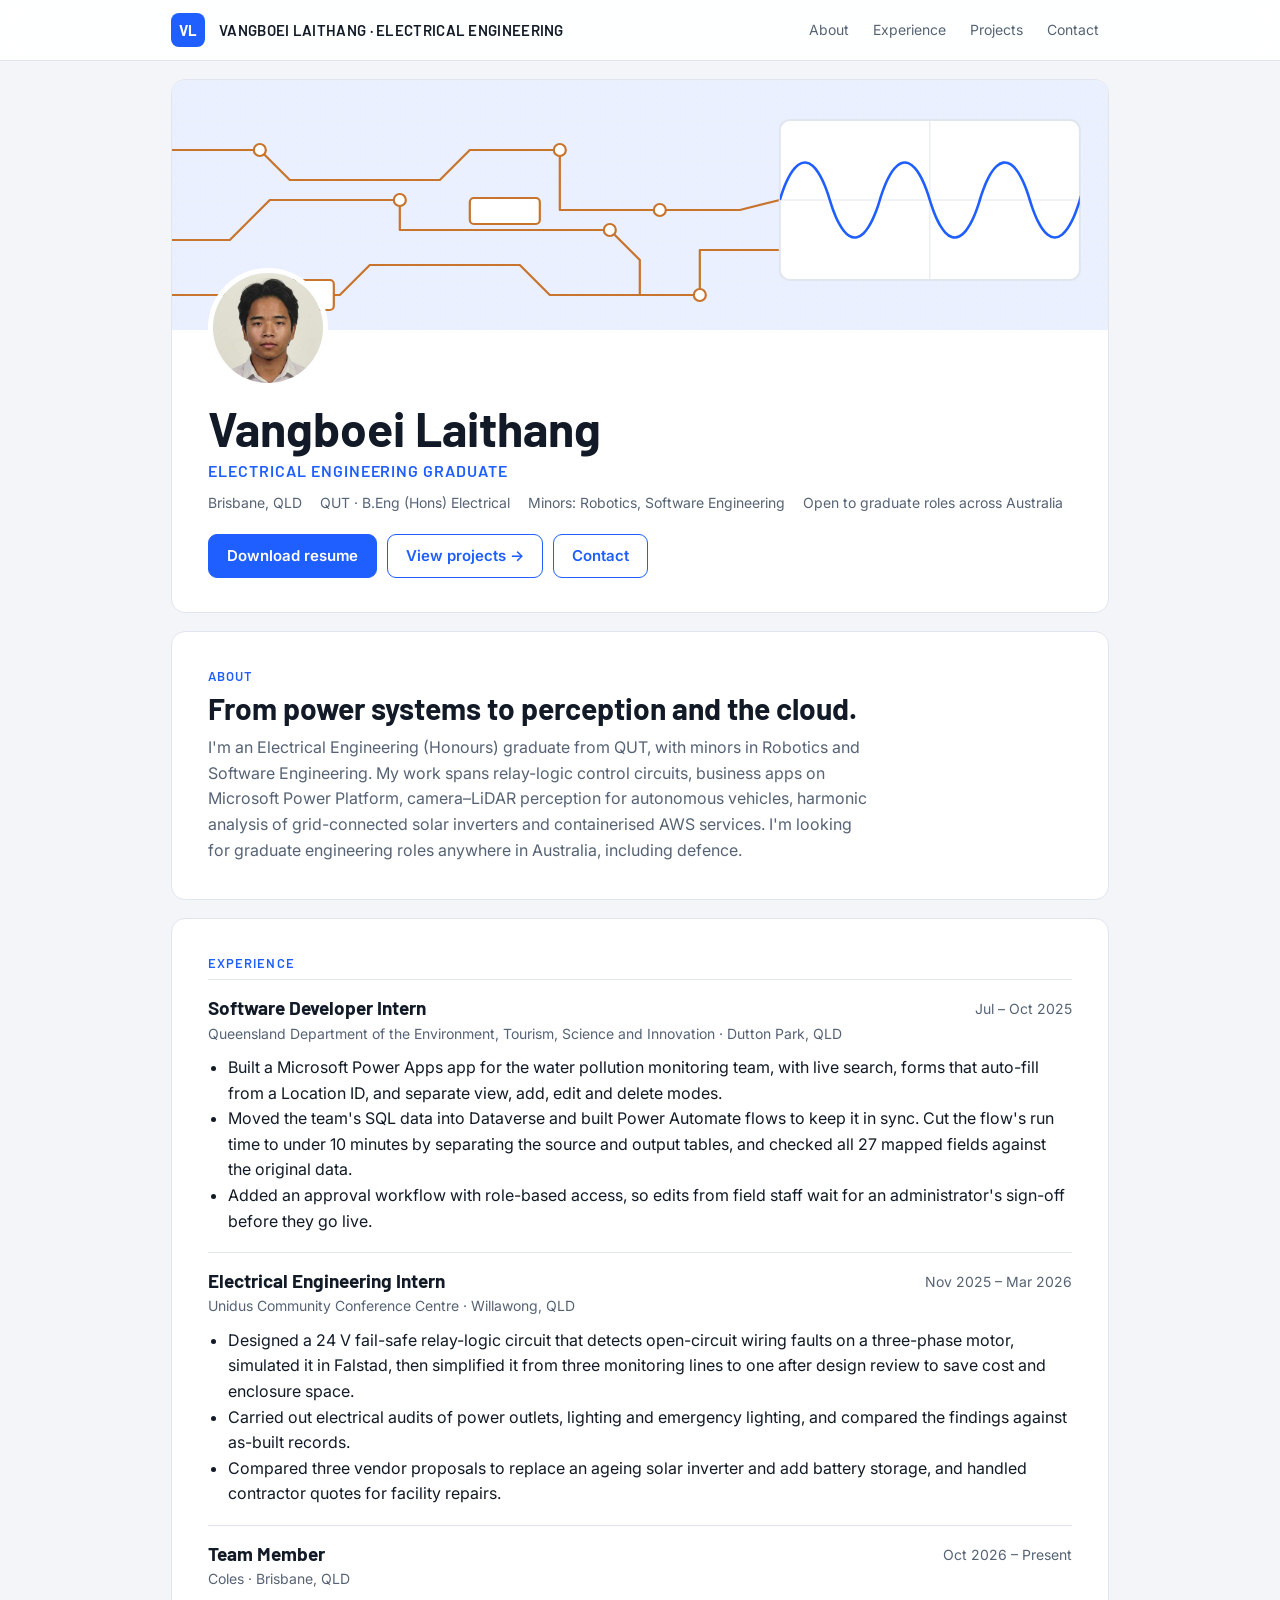
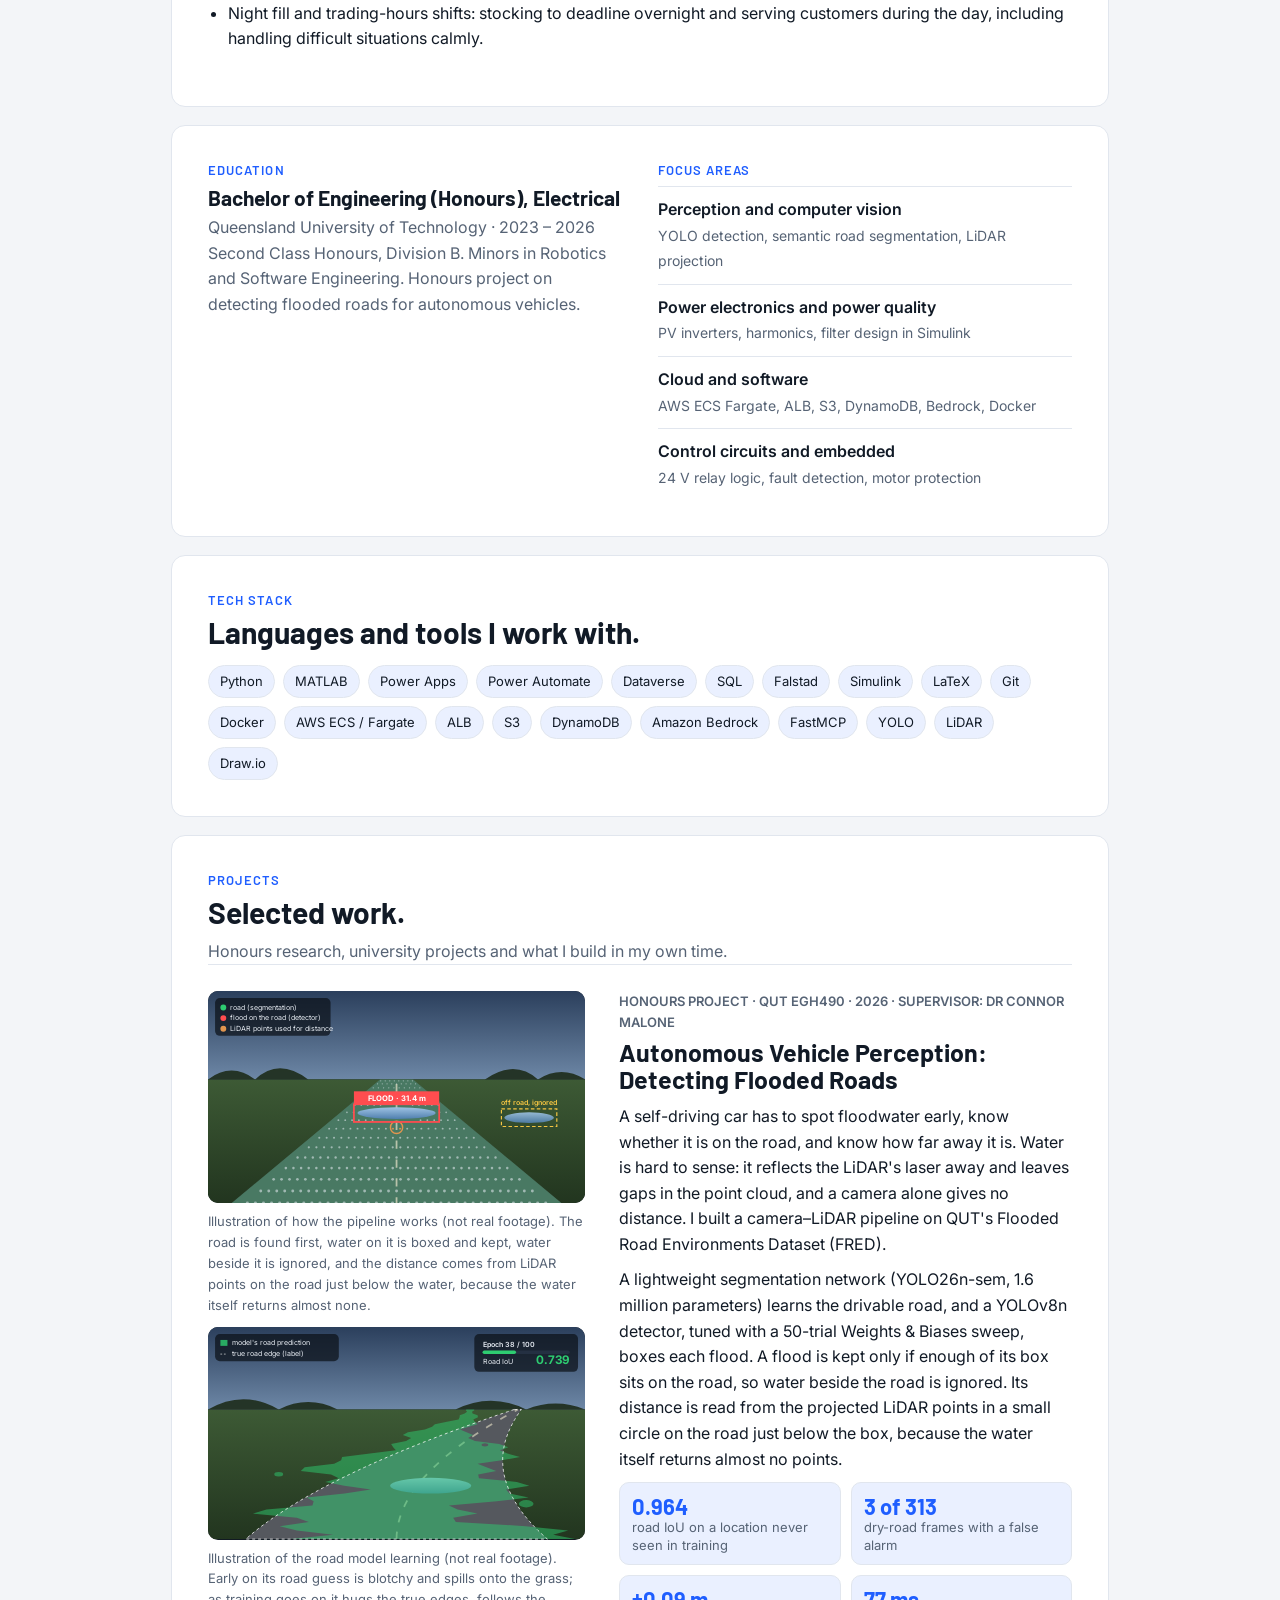
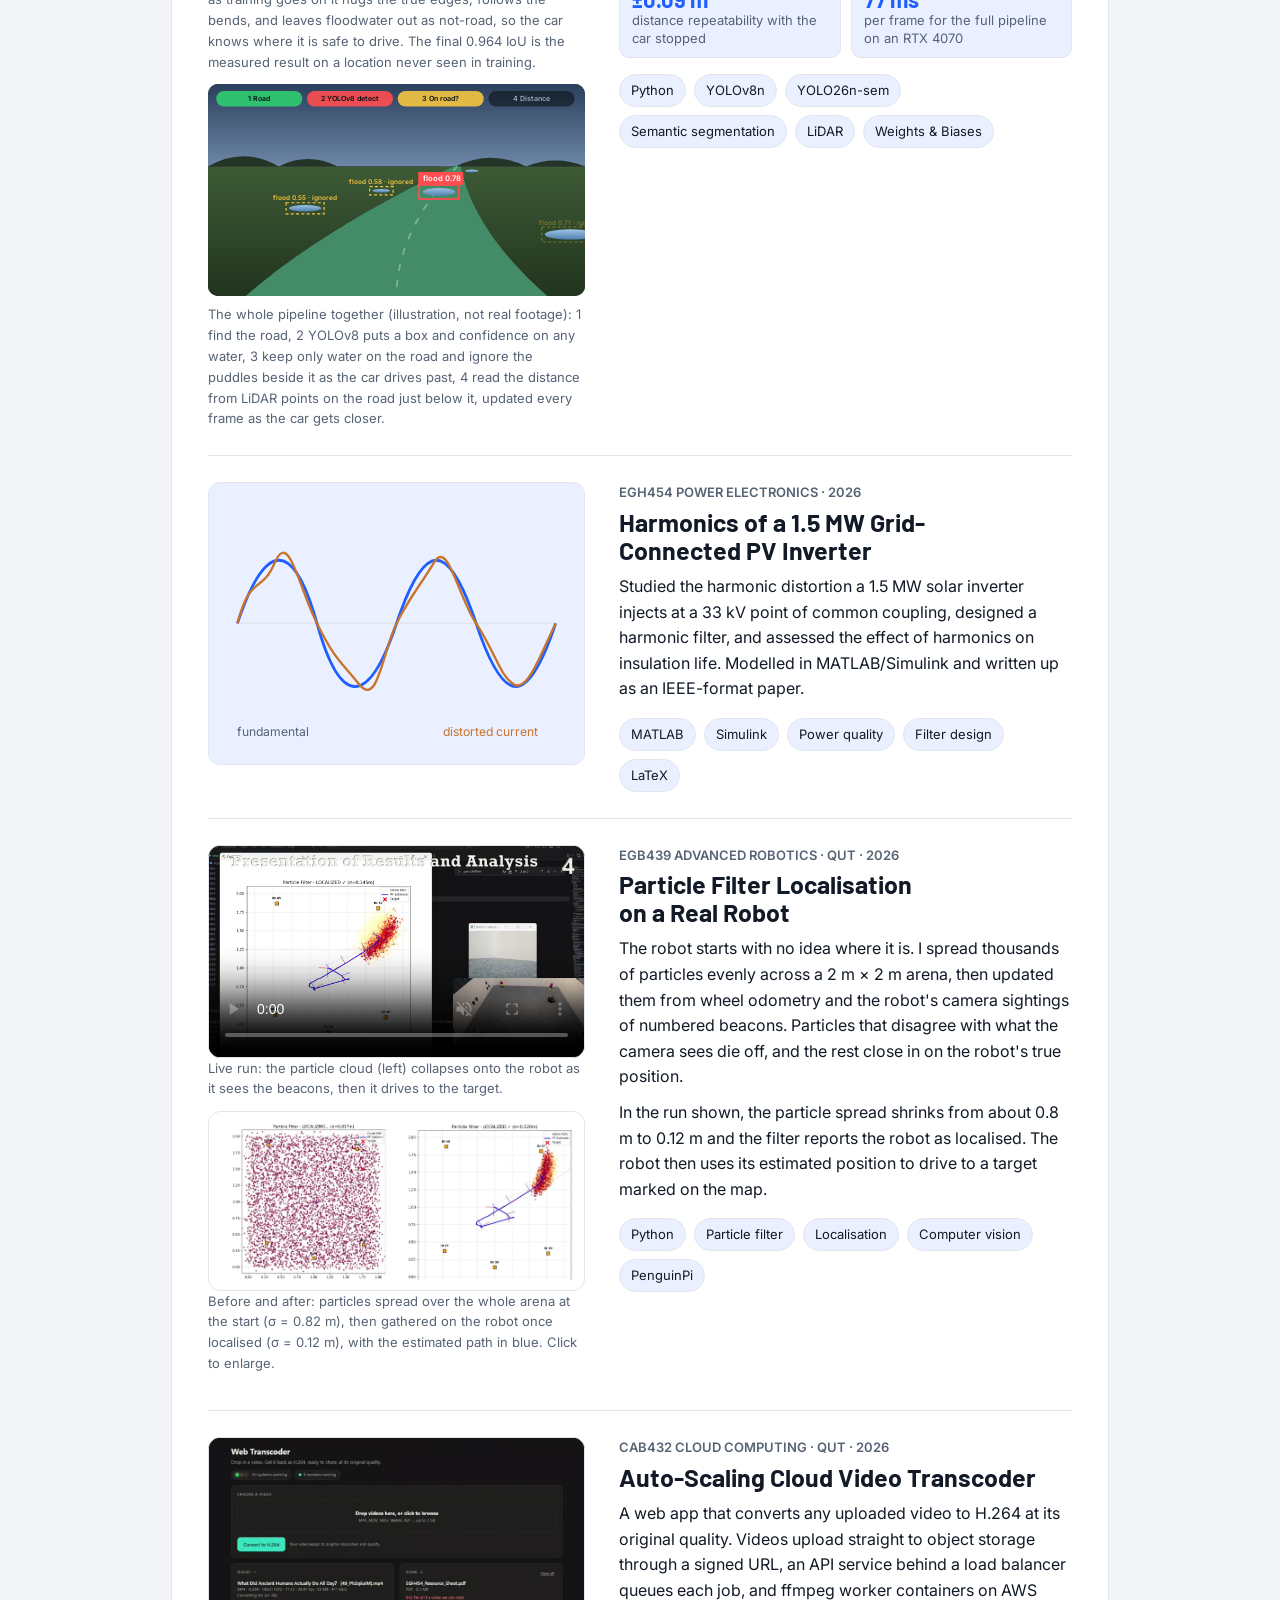
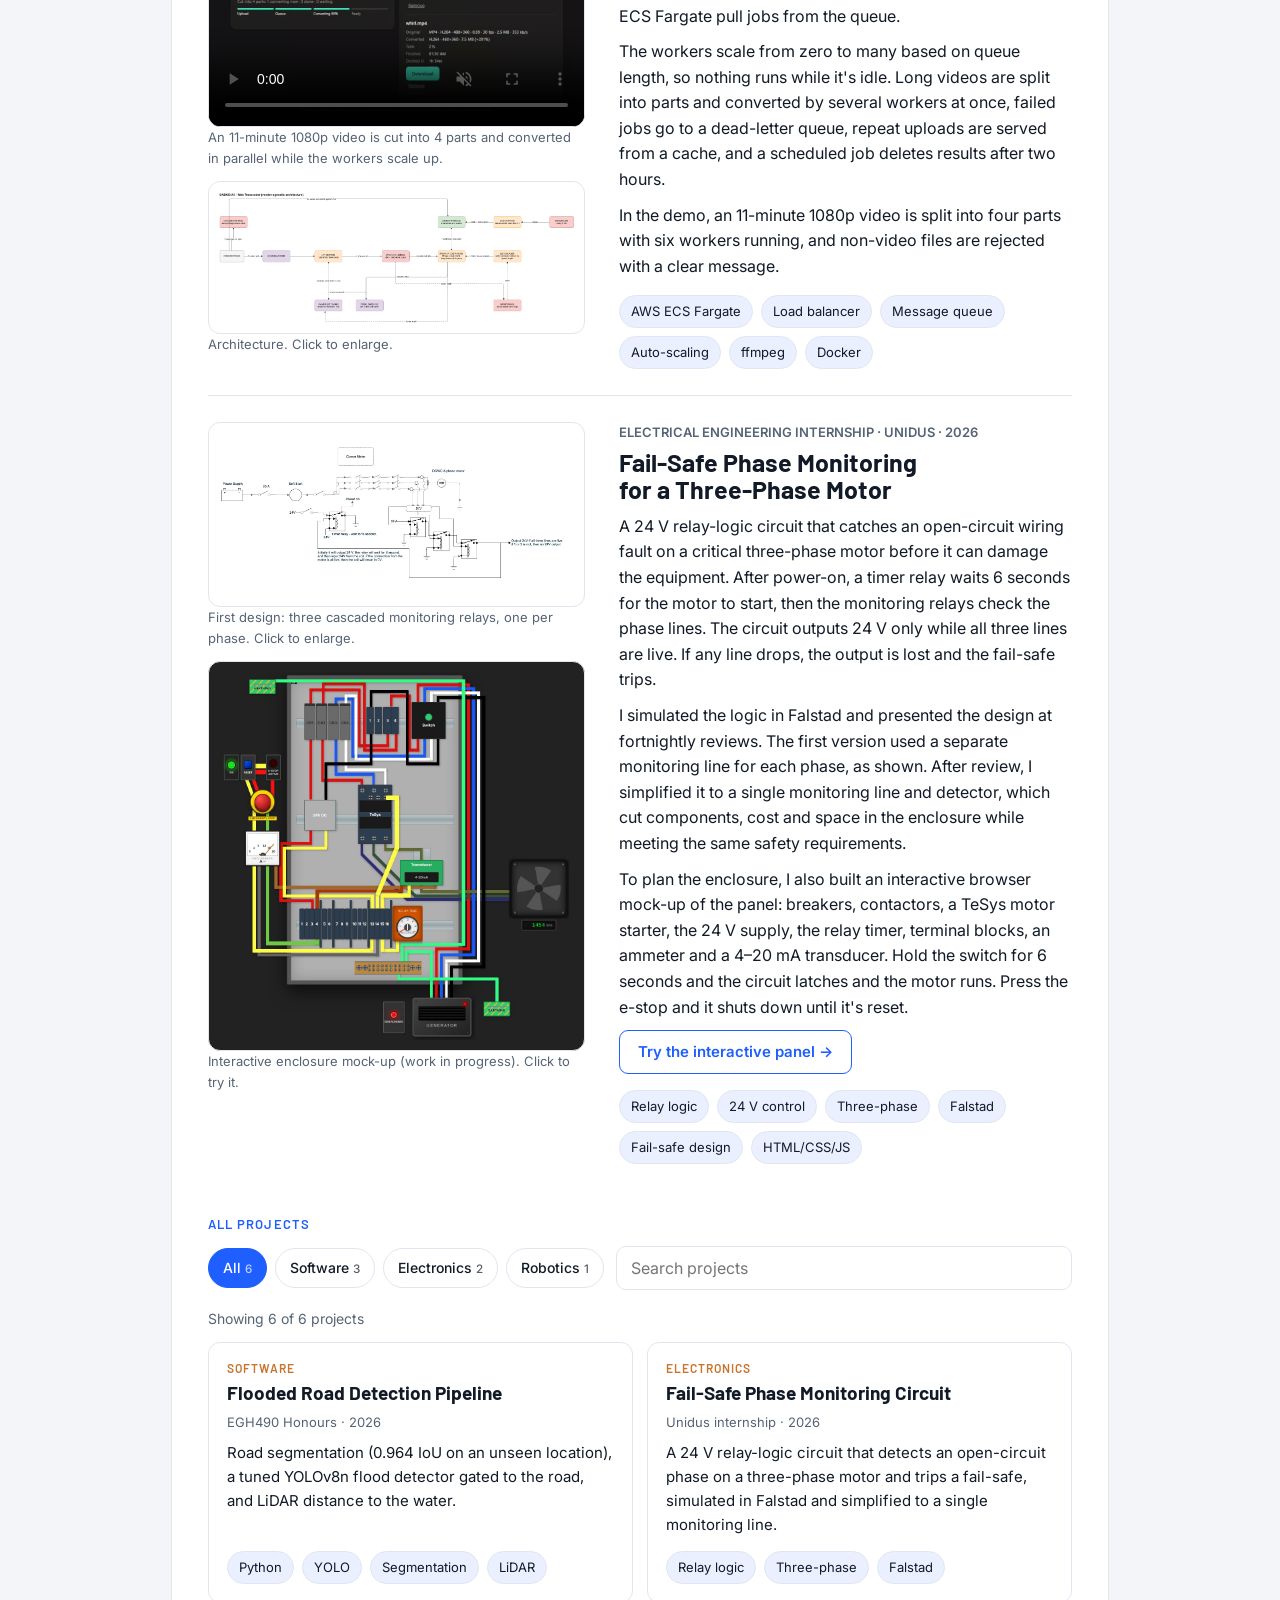
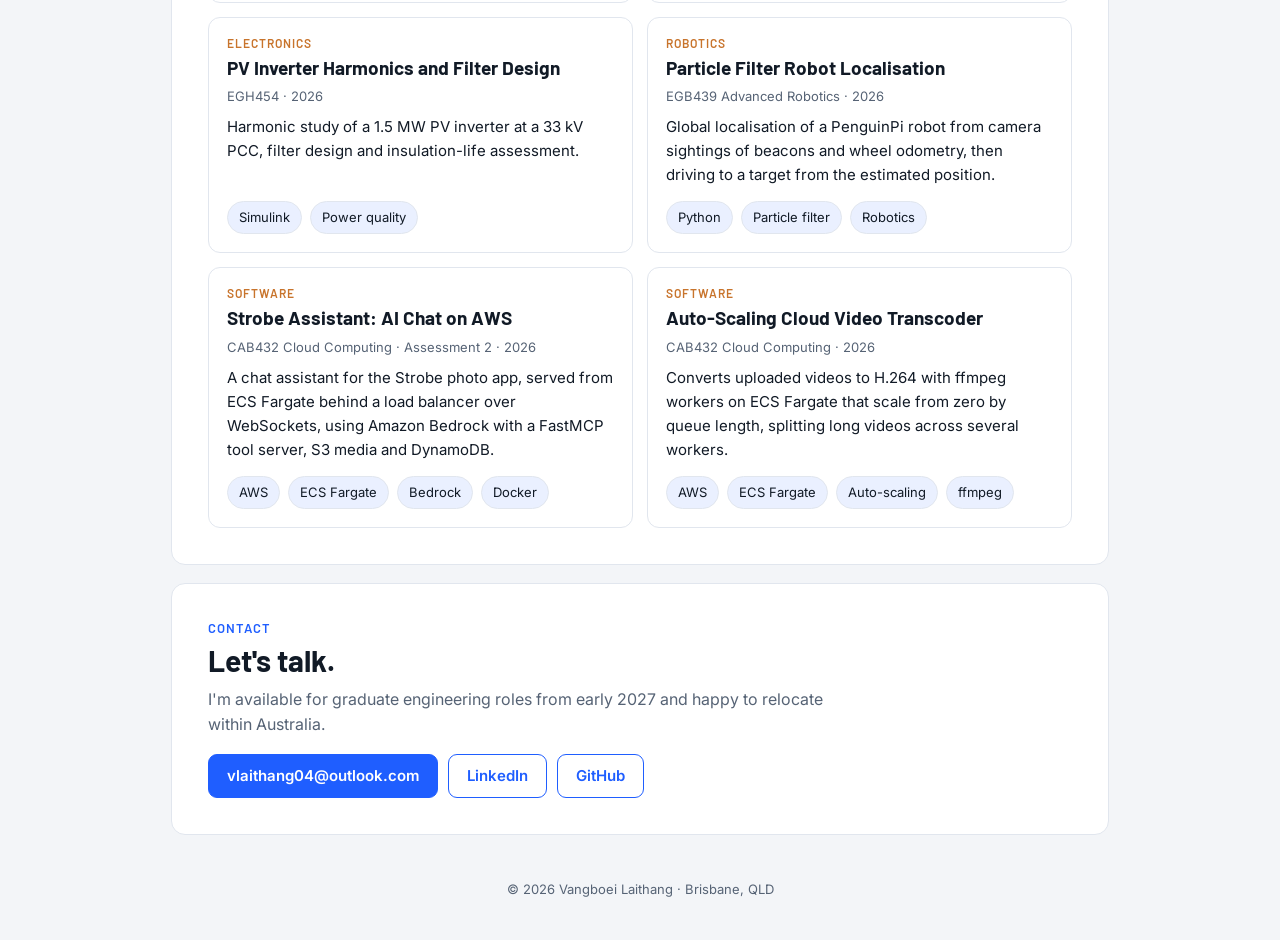
<file: index.html>
<!DOCTYPE html>
<html lang="en">
<head>
<meta charset="utf-8">
<meta name="viewport" content="width=device-width, initial-scale=1">
<meta name="description" content="Vangboei Laithang — Electrical Engineering (Honours) graduate from QUT, with work across perception, power electronics, cloud and embedded systems.">
<title>Vangboei Laithang</title>
<link rel="preconnect" href="https://fonts.googleapis.com">
<link rel="preconnect" href="https://fonts.gstatic.com" crossorigin>
<link href="https://fonts.googleapis.com/css2?family=Barlow:wght@500;600;700&family=Inter:wght@400;500;600&display=swap" rel="stylesheet">
<style>
/* VOICE: calm, capable, a graduate engineer's datasheet
   IDEA: the page behaves like a clean schematic sheet with a title block
   PICTURE: full-width banner of copper circuit traces feeding a live scope trace
   COLOUR and TYPE: white sheet, deep ink, electric blue accent, copper traces; Barlow + Inter
   LAYOUT: banner + profile card, then stacked cards: about, experience, education, stack, highlights, project grid, contact */
:root{color-scheme:light dark;
  --bg:light-dark(#f3f5f8,#0c1118);--card:light-dark(#ffffff,#141b25);--ink:light-dark(#111a26,#e8edf4);
  --mute:light-dark(#566375,#9aa7b8);--line:light-dark(#e1e6ee,#243042);--blue:light-dark(#1f5eff,#6f9bff);
  --blue-soft:light-dark(#eaf0ff,#1a2640);--copper:light-dark(#c8742c,#e0954f);--grid:light-dark(#e9eef6,#18212e)}
:root[data-theme=light]{color-scheme:light}:root[data-theme=dark]{color-scheme:dark}
*{box-sizing:border-box;min-width:0}
html{scroll-behavior:smooth;scroll-padding-top:72px}
body{margin:0;background:var(--bg);color:var(--ink);font:16px/1.6 Inter,system-ui,sans-serif;overflow-x:clip}
h1,h2,h3{font-family:Barlow,Inter,sans-serif;line-height:1.1;margin:0;text-wrap:balance}
a{color:var(--blue)}
.wrap{max-width:1040px;margin:0 auto;padding:0 max(4vw,14px)}
nav{position:sticky;top:0;z-index:5;background:color-mix(in srgb,var(--card) 92%,transparent);backdrop-filter:blur(8px);border-bottom:1px solid var(--line)}
nav .wrap{display:flex;align-items:center;gap:14px;min-height:60px;flex-wrap:wrap}
.logo{display:grid;place-items:center;width:34px;height:34px;border-radius:8px;background:var(--blue);color:#fff;font:700 15px Barlow,sans-serif}
.brand{font:600 15px Barlow,sans-serif;letter-spacing:.02em}
.links{display:flex;gap:4px;margin-left:auto;flex-wrap:wrap}
.links a{color:var(--mute);text-decoration:none;font-size:14px;padding:8px 10px;border-radius:8px}
.links a:hover{color:var(--ink);background:var(--blue-soft)}
.card{background:var(--card);border:1px solid var(--line);border-radius:14px;margin:18px 0;overflow:hidden}
.pad{padding:clamp(20px,3.5vw,36px)}
.banner{position:relative;height:clamp(170px,26vw,250px);background:var(--blue-soft)}
.banner svg{position:absolute;inset:0;width:100%;height:100%}
.trace{fill:none;stroke:var(--copper);stroke-width:2.2;stroke-linecap:round;stroke-linejoin:round}
.pad-dot{fill:var(--card);stroke:var(--copper);stroke-width:2.2}
.wave{fill:none;stroke:var(--blue);stroke-width:2.6;stroke-dasharray:8 0;animation:run 6s linear infinite}
@keyframes run{from{transform:translateX(0)}to{transform:translateX(-120px)}}
@media (prefers-reduced-motion:reduce){.wave{animation:none}}
.hero{position:relative;padding:0 clamp(20px,3.5vw,36px) clamp(22px,3.5vw,34px)}
.avatar{width:120px;height:120px;border-radius:50%;margin-top:-62px;border:5px solid var(--card);object-fit:cover;background:linear-gradient(135deg,var(--blue),#5a8cff);display:grid;place-items:center;color:#fff;font:700 42px Barlow,sans-serif;position:relative}
.hero h1{font-size:clamp(34px,5vw,48px);margin-top:14px}
.role{color:var(--blue);font:600 16px Barlow,sans-serif;letter-spacing:.06em;margin:6px 0 12px}
.meta{display:flex;flex-wrap:wrap;gap:6px 18px;color:var(--mute);font-size:14px}
.btns{display:flex;flex-wrap:wrap;gap:10px;margin-top:20px}
.btn{display:inline-flex;align-items:center;gap:8px;min-height:44px;padding:0 18px;border-radius:9px;font-weight:600;font-size:15px;text-decoration:none;border:1.5px solid var(--blue);color:var(--blue);background:transparent;cursor:pointer}
.btn.solid{background:var(--blue);color:#fff}
.btn:focus-visible,.chip:focus-visible,input:focus-visible{outline:3px solid color-mix(in srgb,var(--blue) 45%,transparent);outline-offset:2px}
.label{color:var(--blue);font:600 13px Barlow,sans-serif;letter-spacing:.08em;margin-bottom:8px}
.card h2{font-size:clamp(24px,3vw,30px);margin-bottom:10px}
.lead{color:var(--mute);max-width:66ch;margin:0}
.job{display:grid;grid-template-columns:minmax(0,1fr) auto;gap:2px 16px;padding:18px 0;border-top:1px solid var(--line)}
.job:first-of-type{border-top:0}
.job h3{font-size:19px}.job .when{color:var(--mute);font-size:14px;white-space:nowrap}
.job .where{grid-column:1/-1;color:var(--mute);font-size:14px}
.job ul{grid-column:1/-1;margin:8px 0 0;padding-left:20px}
.todo{color:var(--copper);font-style:italic}
.two{display:grid;grid-template-columns:repeat(auto-fit,minmax(min(100%,300px),1fr));gap:0 36px}
.focus{list-style:none;padding:0;margin:0}
.focus li{padding:10px 0;border-top:1px solid var(--line)}
.focus b{display:block;font-weight:600}
.focus span{color:var(--mute);font-size:14px}
.stack{display:flex;flex-wrap:wrap;gap:8px;margin-top:16px}
.tag{font-size:13px;padding:5px 11px;border-radius:999px;background:var(--blue-soft);color:var(--ink);border:1px solid var(--line)}
.hl{display:grid;grid-template-columns:minmax(0,5fr) minmax(0,6fr);gap:clamp(18px,3vw,34px);padding:26px 0;border-top:1px solid var(--line);align-items:start}
.hl:first-of-type{border-top:0}
.hl .fig{border-radius:12px;background:var(--blue-soft);aspect-ratio:4/3;border:1px solid var(--line)}
.hl .fig svg{width:100%;height:100%;display:block}
.hl .fig.photo{aspect-ratio:auto;background:#fff;padding:10px;display:block}
.hl .fig.photo img{width:100%;height:auto;display:block}
.cap{color:var(--mute);font-size:13px;margin:8px 0 0}
.stats{display:grid;grid-template-columns:repeat(2,minmax(0,1fr));gap:10px;margin:6px 0 14px}
.stats div{border:1px solid var(--line);border-radius:10px;padding:10px 12px;background:var(--blue-soft)}
.stats b{display:block;font:700 22px Barlow,sans-serif;color:var(--blue);white-space:nowrap}
.stats span{font-size:13px;color:var(--mute);line-height:1.35;display:block}
.hl .vid{width:100%;height:auto;display:block;border-radius:12px;border:1px solid var(--line);background:#000}
.kicker{color:var(--mute);font-size:13px;font-weight:600;margin-bottom:6px}
.hl h3{font-size:clamp(21px,2.6vw,25px);margin-bottom:10px}
.hl p{margin:0 0 10px}
.tools{display:flex;flex-wrap:wrap;gap:12px;align-items:center;margin:14px 0 18px}
.chip{min-height:40px;padding:0 14px;border-radius:999px;border:1px solid var(--line);background:var(--card);color:var(--ink);font:500 14px Inter,sans-serif;cursor:pointer}
.chip[aria-pressed=true]{background:var(--blue);border-color:var(--blue);color:#fff}
.chip small{opacity:.7;margin-left:4px}
.search{flex:1 1 220px;min-height:44px;padding:0 14px;border-radius:10px;border:1px solid var(--line);background:var(--card);color:var(--ink);font:16px Inter,sans-serif}
.count{color:var(--mute);font-size:14px;margin:0 0 12px}
.grid{display:grid;grid-template-columns:repeat(auto-fill,minmax(min(100%,290px),1fr));gap:14px}
.proj{border:1px solid var(--line);border-radius:12px;padding:18px;display:flex;flex-direction:column;gap:8px;background:var(--card)}
.proj .cat{font:600 12px Barlow,sans-serif;letter-spacing:.08em;color:var(--copper)}
.proj h3{font-size:19px}
.proj .unit{color:var(--mute);font-size:13px}
.proj p{margin:0;font-size:15px}
.proj .stack{margin-top:auto;padding-top:6px}
.empty{color:var(--mute);padding:20px 0}
.contact{display:flex;flex-wrap:wrap;gap:10px;margin-top:16px}
footer{color:var(--mute);font-size:13px;text-align:center;padding:26px 0 40px}
@media(max-width:600px){.hl{grid-template-columns:minmax(0,1fr)}.links{display:none}.avatar{width:96px;height:96px;margin-top:-50px;font-size:34px}}
</style>
</head>
<body>

<nav><div class="wrap">
  <span class="logo">VL</span><span class="brand">VANGBOEI LAITHANG · ELECTRICAL ENGINEERING</span>
  <div class="links"><a href="#about">About</a><a href="#experience">Experience</a><a href="#projects">Projects</a><a href="#contact">Contact</a></div>
</div></nav>

<main class="wrap">

<section class="card" aria-label="Profile">
  <div class="banner" aria-hidden="true">
    <svg viewBox="0 0 1000 250" preserveAspectRatio="xMidYMid slice">
      <defs><pattern id="g" width="20" height="20" patternUnits="userSpaceOnUse"><path d="M20 0H0V20" fill="none" stroke="var(--grid)" stroke-width="1"/></pattern>
      <clipPath id="scr"><rect x="640" y="40" width="300" height="160" rx="10"/></clipPath></defs>
      <rect width="1000" height="250" fill="url(#g)"/>
      <path class="trace" d="M0 70H120L150 100H300L330 70H420"/>
      <path class="trace" d="M0 160H90L130 120H260"/>
      <path class="trace" d="M0 215H200L230 185H380L410 215H560"/>
      <path class="trace" d="M420 70V130H520"/><path class="trace" d="M260 120V150H470"/>
      <path class="trace" d="M520 130H600L640 120"/><path class="trace" d="M560 215V170H640"/>
      <path class="trace" d="M470 150L500 180V215"/>
      <g fill="var(--card)" stroke="var(--copper)" stroke-width="2.2">
        <rect x="330" y="118" width="70" height="26" rx="4"/><rect x="150" y="200" width="44" height="30" rx="4"/>
      </g>
      <g><circle class="pad-dot" cx="120" cy="70" r="6"/><circle class="pad-dot" cx="420" cy="70" r="6"/><circle class="pad-dot" cx="260" cy="120" r="6"/><circle class="pad-dot" cx="520" cy="130" r="6"/><circle class="pad-dot" cx="560" cy="215" r="6"/><circle class="pad-dot" cx="470" cy="150" r="6"/></g>
      <rect x="640" y="40" width="300" height="160" rx="10" fill="var(--card)" stroke="var(--line)" stroke-width="2"/>
      <g clip-path="url(#scr)">
        <path d="M640 120H940M790 40V200" stroke="var(--line)" stroke-width="1"/>
        <path class="wave" d="M640 120 C655 70 675 70 690 120 S725 170 740 120 S775 70 790 120 S825 170 840 120 S875 70 890 120 S925 170 940 120 S975 70 990 120 S1025 170 1040 120 S1075 70 1090 120"/>
      </g>
    </svg>
  </div>
  <div class="hero">
    <img class="avatar" src="assets/profile.jpg" alt="Photo of Vangboei Laithang" width="120" height="120">
    <h1>Vangboei Laithang</h1>
    <div class="role">ELECTRICAL ENGINEERING GRADUATE</div>
    <div class="meta">
      <span>Brisbane, QLD</span><span>QUT · B.Eng (Hons) Electrical</span><span>Minors: Robotics, Software Engineering</span><span>Open to graduate roles across Australia</span>
    </div>
    <div class="btns">
      <a class="btn solid" href="assets/resume.pdf" download="Vangboei_Laithang_Resume.pdf">Download resume</a>
      <a class="btn" href="#projects">View projects →</a>
      <a class="btn" href="#contact">Contact</a>
    </div>
  </div>
</section>

<section class="card pad" id="about">
  <div class="label">ABOUT</div>
  <h2>From power systems to perception and the cloud.</h2>
  <p class="lead">I'm an Electrical Engineering (Honours) graduate from QUT, with minors in Robotics and Software Engineering. My work spans relay-logic control circuits, business apps on Microsoft Power Platform, camera–LiDAR perception for autonomous vehicles, harmonic analysis of grid-connected solar inverters and containerised AWS services. I'm looking for graduate engineering roles anywhere in Australia, including defence.</p>
</section>

<section class="card pad" id="experience">
  <div class="label">EXPERIENCE</div>
  <div class="job">
    <h3>Software Developer Intern</h3><span class="when">Jul – Oct 2025</span>
    <span class="where">Queensland Department of the Environment, Tourism, Science and Innovation · Dutton Park, QLD</span>
    <ul>
      <li>Built a Microsoft Power Apps app for the water pollution monitoring team, with live search, forms that auto-fill from a Location ID, and separate view, add, edit and delete modes.</li>
      <li>Moved the team's SQL data into Dataverse and built Power Automate flows to keep it in sync. Cut the flow's run time to under 10 minutes by separating the source and output tables, and checked all 27 mapped fields against the original data.</li>
      <li>Added an approval workflow with role-based access, so edits from field staff wait for an administrator's sign-off before they go live.</li>
    </ul>
  </div>
  <div class="job">
    <h3>Electrical Engineering Intern</h3><span class="when">Nov 2025 – Mar 2026</span>
    <span class="where">Unidus Community Conference Centre · Willawong, QLD</span>
    <ul>
      <li>Designed a 24 V fail-safe relay-logic circuit that detects open-circuit wiring faults on a three-phase motor, simulated it in Falstad, then simplified it from three monitoring lines to one after design review to save cost and enclosure space.</li>
      <li>Carried out electrical audits of power outlets, lighting and emergency lighting, and compared the findings against as-built records.</li>
      <li>Compared three vendor proposals to replace an ageing solar inverter and add battery storage, and handled contractor quotes for facility repairs.</li>
    </ul>
  </div>
  <div class="job">
    <h3>Team Member</h3><span class="when">Oct 2026 – Present</span>
    <span class="where">Coles · Brisbane, QLD</span>
    <ul><li>Night fill and trading-hours shifts: stocking to deadline overnight and serving customers during the day, including handling difficult situations calmly.</li></ul>
  </div>
</section>

<section class="card pad">
  <div class="two">
    <div>
      <div class="label">EDUCATION</div>
      <h3 style="font-size:21px">Bachelor of Engineering (Honours), Electrical</h3>
      <p class="lead" style="margin-top:6px">Queensland University of Technology · 2023 – 2026<br>Second Class Honours, Division B. Minors in Robotics and Software Engineering. Honours project on detecting flooded roads for autonomous vehicles.</p>
    </div>
    <div>
      <div class="label">FOCUS AREAS</div>
      <ul class="focus">
        <li><b>Perception and computer vision</b><span>YOLO detection, semantic road segmentation, LiDAR projection</span></li>
        <li><b>Power electronics and power quality</b><span>PV inverters, harmonics, filter design in Simulink</span></li>
        <li><b>Cloud and software</b><span>AWS ECS Fargate, ALB, S3, DynamoDB, Bedrock, Docker</span></li>
        <li><b>Control circuits and embedded</b><span>24 V relay logic, fault detection, motor protection</span></li>
      </ul>
    </div>
  </div>
</section>

<section class="card pad">
  <div class="label">TECH STACK</div>
  <h2>Languages and tools I work with.</h2>
  <div class="stack" id="stack"></div>
</section>

<section class="card pad" id="projects">
  <div class="label">PROJECTS</div>
  <h2>Selected work.</h2>
  <p class="lead">Honours research, university projects and what I build in my own time.</p>

  <div class="hl">
    <div>
      <figure class="flood-anim" style="margin:0">
        <svg id="floodSvg" viewBox="0 0 640 360" role="img" aria-label="Animated illustration of the pipeline: the road is shaded green, water on the road is boxed in red with its distance counting down, water beside the road is boxed in yellow and ignored, and LiDAR points leave a gap over the water while a small circle just below the box gives the distance." style="width:100%;height:auto;display:block;border-radius:10px;background:#0f1722">
          <defs>
            <linearGradient id="faSky" x1="0" y1="0" x2="0" y2="1"><stop offset="0" stop-color="#2b3f5c"/><stop offset="1" stop-color="#6d87a6"/></linearGradient>
            <linearGradient id="faGround" x1="0" y1="0" x2="0" y2="1"><stop offset="0" stop-color="#3d5a35"/><stop offset="1" stop-color="#22351f"/></linearGradient>
            <linearGradient id="faWater" x1="0" y1="0" x2="0" y2="1"><stop offset="0" stop-color="#9fc3e4"/><stop offset="1" stop-color="#4f7fae"/></linearGradient>
          </defs>
          <rect width="640" height="150" fill="url(#faSky)"/>
          <rect y="150" width="640" height="210" fill="url(#faGround)"/>
          <g fill="#1d2c1a" opacity=".9">
            <path d="M0 150 Q40 120 80 150 Q120 112 170 150Z"/><path d="M470 150 Q520 115 560 150 Q600 125 640 150Z"/>
          </g>
          <polygon points="292,150 348,150 600,360 40,360" fill="#55585e"/>
          <polygon id="faRoad" points="292,150 348,150 600,360 40,360" fill="#2ecc71" opacity=".28"/>
          <g id="faLane" stroke="#e9e3c9" stroke-width="3" stroke-dasharray="14 18" opacity=".7"><line x1="320" y1="152" x2="320" y2="360"/></g>
          <ellipse id="faSide" cx="545" cy="215" rx="42" ry="9" fill="url(#faWater)" opacity=".9"/>
          <ellipse id="faFlood" cx="320" cy="200" rx="60" ry="10" fill="url(#faWater)"/>
          <g id="faDots"></g>
          <circle id="faRing" cx="320" cy="220" r="10" fill="none" stroke="#e0954f" stroke-width="2.5"/>
          <rect id="faSideBox" x="498" y="200" width="94" height="30" fill="none" stroke="#f5c542" stroke-width="2" stroke-dasharray="6 4"/>
          <text x="545" y="194" text-anchor="middle" font-family="Inter,sans-serif" font-size="12" font-weight="600" fill="#f5c542">off road, ignored</text>
          <rect id="faBox" x="250" y="185" width="140" height="30" fill="none" stroke="#ff4d4f" stroke-width="3"/>
          <rect id="faTag" x="250" y="163" width="140" height="22" fill="#ff4d4f"/>
          <text id="faTxt" x="320" y="179" text-anchor="middle" font-family="Inter,sans-serif" font-size="13" font-weight="700" fill="#fff">FLOOD · 40.0 m</text>
          <g font-family="Inter,sans-serif" font-size="12" fill="#e8edf4">
            <rect x="12" y="12" width="196" height="64" rx="8" fill="#0c1118" opacity=".72"/>
            <circle cx="26" cy="28" r="5" fill="#2ecc71"/><text x="38" y="32">road (segmentation)</text>
            <circle cx="26" cy="46" r="5" fill="#ff4d4f"/><text x="38" y="50">flood on the road (detector)</text>
            <circle cx="26" cy="64" r="5" fill="#e0954f"/><text x="38" y="68">LiDAR points used for distance</text>
          </g>
        </svg>
        <figcaption class="cap">Illustration of how the pipeline works (not real footage). The road is found first, water on it is boxed and kept, water beside it is ignored, and the distance comes from LiDAR points on the road just below the water, because the water itself returns almost none.</figcaption>
      </figure>
      <script>
      (function(){
        var svg=document.getElementById('floodSvg'); if(!svg) return;
        var NS='http://www.w3.org/2000/svg', g=document.getElementById('faDots');
        var fl=document.getElementById('faFlood'), box=document.getElementById('faBox'), tag=document.getElementById('faTag'),
            txt=document.getElementById('faTxt'), ring=document.getElementById('faRing'), lane=document.getElementById('faLane');
        // LiDAR scan rows in perspective (static frame of points on the road)
        var rows=[], H=150, B=360;
        for(var i=0;i<16;i++){ var f=Math.pow((i+1)/16,1.6), y=H+(B-H)*f, half=28+(260-28)*f, n=Math.round(8+30*f), pts=[];
          for(var k=0;k<n;k++){ var x=320-half+(2*half)*(k+.5)/n, c=document.createElementNS(NS,'circle');
            c.setAttribute('cx',x.toFixed(1)); c.setAttribute('cy',y.toFixed(1)); c.setAttribute('r',(1+1.6*f).toFixed(2));
            g.appendChild(c); pts.push(c);} rows.push({y:y,pts:pts}); }
        var reduce=window.matchMedia&&window.matchMedia('(prefers-reduced-motion: reduce)').matches;
        function draw(t){
          var e=t*t, cy=175+120*e, f=(cy-H)/(B-H), rx=20+170*f, ry=4+22*f, d=40-32*e;
          fl.setAttribute('cy',cy); fl.setAttribute('rx',rx); fl.setAttribute('ry',ry);
          var bx=320-rx-6, by=cy-ry-5, bw=2*rx+12, bh=2*ry+10;
          box.setAttribute('x',bx); box.setAttribute('y',by); box.setAttribute('width',bw); box.setAttribute('height',bh);
          tag.setAttribute('x',bx); tag.setAttribute('y',by-22); tag.setAttribute('width',bw);
          txt.setAttribute('y',by-6); txt.textContent='FLOOD · '+d.toFixed(1)+' m';
          var ry2=by+bh+6+12*f, rr=6+16*f; ring.setAttribute('cy',ry2); ring.setAttribute('r',rr);
          for(var i=0;i<rows.length;i++){ var R=rows[i];
            for(var k=0;k<R.pts.length;k++){ var c=R.pts[k], x=+c.getAttribute('cx'), dx=(x-320)/(rx+4), dy=(R.y-cy)/(ry+4);
              var inWater=dx*dx+dy*dy<1, inRing=Math.hypot(x-320,R.y-ry2)<rr;
              c.setAttribute('fill', inRing?'#e0954f':'#e8edf4'); c.setAttribute('opacity', inWater?0:(inRing?1:.55)); } }
          lane.setAttribute('stroke-dashoffset',(-t*320).toFixed(1));
        }
        if(reduce){ draw(.55); return; }
        var T=7000, t0=null;
        function loop(now){ if(t0===null) t0=now; var t=((now-t0)%T)/T; draw(t<.9?t/.9:1); requestAnimationFrame(loop); }
        requestAnimationFrame(loop);
      })();
      </script>
      <figure class="seg-anim" style="margin:12px 0 0">
        <svg id="segSvg" viewBox="0 0 640 360" role="img" aria-label="Animated illustration of the road segmentation model training: on a bending road, the green predicted road starts blotchy and spills onto the grass, then tightens to the true road edges over the epochs while the road IoU climbs to 0.964; floodwater on the road is left out as not-road." style="width:100%;height:auto;display:block;border-radius:10px;background:#0f1722">
          <defs>
            <linearGradient id="sgSky" x1="0" y1="0" x2="0" y2="1"><stop offset="0" stop-color="#2b3f5c"/><stop offset="1" stop-color="#6d87a6"/></linearGradient>
            <linearGradient id="sgGround" x1="0" y1="0" x2="0" y2="1"><stop offset="0" stop-color="#3d5a35"/><stop offset="1" stop-color="#22351f"/></linearGradient>
            <linearGradient id="sgWater" x1="0" y1="0" x2="0" y2="1"><stop offset="0" stop-color="#9fc3e4"/><stop offset="1" stop-color="#4f7fae"/></linearGradient>
          </defs>
          <rect width="640" height="140" fill="url(#sgSky)"/>
          <rect y="140" width="640" height="220" fill="url(#sgGround)"/>
          <g fill="#1d2c1a" opacity=".9"><path d="M0 140 Q60 105 120 140 Q170 115 220 140Z"/><path d="M420 140 Q480 110 540 140 Q590 120 640 140Z"/></g>
          <path id="sgRoad" fill="#55585e"/>
          <path id="sgLane" fill="none" stroke="#e9e3c9" stroke-width="3" stroke-dasharray="12 16" opacity=".6"/>
          <ellipse id="sgFlood" fill="url(#sgWater)"/>
          <path id="sgMask" fill="#2ecc71" fill-rule="evenodd" opacity=".5"/>
          <path id="sgTruth" fill="none" stroke="#ffffff" stroke-width="1.6" stroke-dasharray="5 5" opacity=".8"/>
          <text id="sgNot" font-family="Inter,sans-serif" font-size="12" font-weight="700" fill="#ff8a8c" text-anchor="middle" opacity="0">water = not road</text>
          <g font-family="Inter,sans-serif" font-size="12" fill="#e8edf4">
            <rect x="12" y="12" width="210" height="46" rx="8" fill="#0c1118" opacity=".72"/>
            <rect x="21" y="22" width="12" height="10" fill="#2ecc71" opacity=".8"/><text x="40" y="31">model's road prediction</text>
            <line x1="21" y1="46" x2="33" y2="46" stroke="#fff" stroke-dasharray="3 3"/><text x="40" y="50">true road edge (label)</text>
            <rect x="452" y="12" width="176" height="64" rx="8" fill="#0c1118" opacity=".72"/>
            <text id="sgEpoch" x="466" y="34" font-weight="600">Epoch 1</text>
            <text x="466" y="62">Road IoU</text>
            <text id="sgIou" x="614" y="62" text-anchor="end" font-size="20" font-weight="700" fill="#2ecc71">0.31</text>
            <rect x="466" y="40" width="148" height="6" rx="3" fill="#243042"/>
            <rect id="sgBar" x="466" y="40" width="10" height="6" rx="3" fill="#2ecc71"/>
          </g>
        </svg>
        <figcaption class="cap">Illustration of the road model learning (not real footage). Early on its road guess is blotchy and spills onto the grass; as training goes on it hugs the true edges, follows the bends, and leaves floodwater out as not-road, so the car knows where it is safe to drive. The final 0.964 IoU is the measured result on a location never seen in training.</figcaption>
      </figure>
      <script>
      (function(){
        var svg=document.getElementById('segSvg'); if(!svg) return;
        var $=function(id){return document.getElementById(id)};
        var road=$('sgRoad'),lane=$('sgLane'),mask=$('sgMask'),truth=$('sgTruth'),fl=$('sgFlood'),not=$('sgNot'),
            ep=$('sgEpoch'),iou=$('sgIou'),bar=$('sgBar');
        var H=140,B=360,N=40,EPOCHS=100;
        var ph=[];for(var i=0;i<6;i++)ph.push(Math.random()*6.28);
        function geom(bend){ var L=[],R=[],C=[];
          for(var i=0;i<=N;i++){ var f=i/N, y=H+(B-H)*Math.pow(f,1.35), g=(y-H)/(B-H),
              cx=320+bend*Math.pow(1-g,2)*230, hw=6+250*g; L.push([cx-hw,y]);R.push([cx+hw,y]);C.push([cx,y,hw,g]); }
          return {L:L,R:R,C:C}; }
        function poly(pts){return 'M'+pts.map(function(p){return p[0].toFixed(1)+' '+p[1].toFixed(1)}).join('L')+'Z'}
        function noise(i,side,t){return Math.sin(i*.55+ph[side]+t*.8)*.6+Math.sin(i*1.7+ph[side+2])*.4+Math.sin(i*.23+ph[side+4]-t*.5)*.5}
        function draw(p,t){
          var bend=Math.sin(t*.35)*1.0, G=geom(bend), C=G.C;
          road.setAttribute('d',poly(G.L.concat(G.R.slice().reverse())));
          truth.setAttribute('d',poly(G.L.concat(G.R.slice().reverse())));
          lane.setAttribute('d','M'+C.map(function(c){return c[0].toFixed(1)+' '+c[1].toFixed(1)}).join('L'));
          lane.setAttribute('stroke-dashoffset',(-t*60).toFixed(1));
          // flood on the road
          var fc=C[27], fx=fc[0]+fc[2]*.15, fy=fc[1], frx=fc[2]*.45, fry=4+16*fc[3];
          fl.setAttribute('cx',fx.toFixed(1));fl.setAttribute('cy',fy.toFixed(1));fl.setAttribute('rx',frx.toFixed(1));fl.setAttribute('ry',fry.toFixed(1));
          // prediction: error shrinks with training
          var amp=Math.pow(1-p,1.6), Lm=[],Rm=[];
          for(var i=0;i<=N;i++){ var c=C[i], s=c[2]*1.1*amp+2*(1-p)+1.5;
            var shiftL=noise(i,0,t)*s, shiftR=noise(i,1,t)*s,
                lagX=(1-p)*(-Math.sin(t*.35))*Math.pow(1-c[3],2)*140; // early model doesn't follow the bend
            Lm.push([c[0]-c[2]+shiftL+lagX,c[1]]); Rm.push([c[0]+c[2]+shiftR+lagX,c[1]]); }
          var d=poly(Lm.concat(Rm.reverse()));
          var hole=Math.max(0,Math.min(1,(p-.45)/.3));
          if(hole>0){ var hr=frx*hole, hy=fry*hole;
            d+=' M'+(fx-hr).toFixed(1)+' '+fy.toFixed(1)+' a'+hr.toFixed(1)+' '+hy.toFixed(1)+' 0 1 0 '+(2*hr).toFixed(1)+' 0 a'+hr.toFixed(1)+' '+hy.toFixed(1)+' 0 1 0 '+(-2*hr).toFixed(1)+' 0Z'; }
          // early blotches on the grass
          if(p<.5){ var k=1-p/.5;
            [[120,250,40],[540,300,55],[470,200,25]].forEach(function(b,j){ var r=b[2]*k*(0.8+0.2*Math.sin(t*2+j));
              d+=' M'+(b[0]-r)+' '+b[1]+' a'+r+' '+(r*.5)+' 0 1 0 '+(2*r)+' 0 a'+r+' '+(r*.5)+' 0 1 0 '+(-2*r)+' 0Z'; }); }
          mask.setAttribute('d',d);
          not.setAttribute('x',fx.toFixed(1)); not.setAttribute('y',(fy-fry-6).toFixed(1)); not.setAttribute('opacity',hole.toFixed(2));
          var e=Math.max(1,Math.round(p*EPOCHS)), v=0.31+(0.964-0.31)*(1-Math.pow(1-p,2.2));
          ep.textContent='Epoch '+e+' / '+EPOCHS; iou.textContent=v.toFixed(3);
          bar.setAttribute('width',(148*Math.max(.04,p)).toFixed(1));
        }
        var reduce=window.matchMedia&&window.matchMedia('(prefers-reduced-motion: reduce)').matches;
        if(reduce){ draw(1,2); return; }
        var T=11000,t0=null;
        function loop(now){ if(t0===null)t0=now; var ms=now-t0, c=(ms%T)/T, p=c<.75?c/.75:1; draw(p,ms/1000); requestAnimationFrame(loop); }
        requestAnimationFrame(loop);
      })();
      </script>
      <figure class="full-anim" style="margin:12px 0 0">
        <svg id="fullSvg" viewBox="0 0 640 360" role="img" aria-label="Animated illustration of the full pipeline on a bending road: step 1 shades the road green, step 2 boxes the water, step 3 keeps the water that is on the road and ignores the puddle beside it, step 4 reads the distance from LiDAR points just below the water while the flood gets closer." style="width:100%;height:auto;display:block;border-radius:10px;background:#0f1722">
          <defs>
            <linearGradient id="fpSky" x1="0" y1="0" x2="0" y2="1"><stop offset="0" stop-color="#2b3f5c"/><stop offset="1" stop-color="#6d87a6"/></linearGradient>
            <linearGradient id="fpGround" x1="0" y1="0" x2="0" y2="1"><stop offset="0" stop-color="#3d5a35"/><stop offset="1" stop-color="#22351f"/></linearGradient>
            <linearGradient id="fpWater" x1="0" y1="0" x2="0" y2="1"><stop offset="0" stop-color="#9fc3e4"/><stop offset="1" stop-color="#4f7fae"/></linearGradient>
          </defs>
          <rect width="640" height="140" fill="url(#fpSky)"/>
          <rect y="140" width="640" height="220" fill="url(#fpGround)"/>
          <g fill="#1d2c1a" opacity=".9"><path d="M0 140 Q60 105 120 140 Q170 115 220 140Z"/><path d="M420 140 Q480 110 540 140 Q590 120 640 140Z"/></g>
          <path id="fpRoad" fill="#55585e"/>
          <path id="fpLane" fill="none" stroke="#e9e3c9" stroke-width="3" stroke-dasharray="12 16" opacity=".6"/>
          <g id="fpPud"></g>
          <ellipse id="fpFlood" fill="url(#fpWater)"/>
          <path id="fpMask" fill="#2ecc71" fill-rule="evenodd" opacity="0"/>
          <g id="fpDots"></g>
          <circle id="fpRing" fill="none" stroke="#e0954f" stroke-width="2.5" opacity="0"/>
                    <g id="fpBoxG" opacity="0">
            <rect id="fpBox" fill="none" stroke="#ff4d4f" stroke-width="3"/>
            <rect id="fpTag" height="22" fill="#ff4d4f"/>
            <text id="fpTxt" font-family="Inter,sans-serif" font-size="13" font-weight="600" fill="#fff">flood</text>
          </g>
          <g id="fpSteps" font-family="Inter,sans-serif" font-size="12" font-weight="600"></g>
        </svg>
        <figcaption class="cap">The whole pipeline together (illustration, not real footage): 1 find the road, 2 YOLOv8 puts a box and confidence on any water, 3 keep only water on the road and ignore the puddles beside it as the car drives past, 4 read the distance from LiDAR points on the road just below it, updated every frame as the car gets closer.</figcaption>
      </figure>
      <script>
      (function(){
        var svg=document.getElementById('fullSvg'); if(!svg) return;
        var NS='http://www.w3.org/2000/svg', $=function(id){return document.getElementById(id)};
        var road=$('fpRoad'),lane=$('fpLane'),mask=$('fpMask'),fl=$('fpFlood'),side=$('fpSide'),dotsG=$('fpDots'),ring=$('fpRing'),
            sideG=$('fpSideG'),sideBox=$('fpSideBox'),sideTxt=$('fpSideTxt'),boxG=$('fpBoxG'),box=$('fpBox'),tag=$('fpTag'),txt=$('fpTxt'),stepsG=$('fpSteps');
        var H=140,B=360,N=60;
        var names=['1 Road','2 YOLOv8 detect','3 On road?','4 Distance'], cols=['#2ecc71','#ff4d4f','#f5c542','#e0954f'], chips=[];
        names.forEach(function(n,i){ var x=14+i*154, r=document.createElementNS(NS,'rect'), t=document.createElementNS(NS,'text');
          r.setAttribute('x',x);r.setAttribute('y',12);r.setAttribute('width',146);r.setAttribute('height',26);r.setAttribute('rx',13);
          t.setAttribute('x',x+73);t.setAttribute('y',29);t.setAttribute('text-anchor','middle');t.textContent=n;
          stepsG.appendChild(r);stepsG.appendChild(t);chips.push([r,t,cols[i]]); });
        // off-road puddles: each sits beside the road and slides past as the car drives
        var pudG=$('fpPud'), puds=[
          {u:.05,side:1,off:.35,w:1.0,c:'0.64'},{u:.30,side:-1,off:.55,w:.8,c:'0.58'},
          {u:.55,side:1,off:.9,w:1.3,c:'0.71'},{u:.78,side:-1,off:.3,w:.9,c:'0.61'},{u:.42,side:-1,off:1.2,w:1.1,c:'0.55'}];
        puds.forEach(function(p){ p.g=document.createElementNS(NS,'g');
          p.e=document.createElementNS(NS,'ellipse'); p.e.setAttribute('fill','url(#fpWater)');
          p.b=document.createElementNS(NS,'rect'); p.b.setAttribute('fill','none'); p.b.setAttribute('stroke-width','2');
          p.t=document.createElementNS(NS,'text'); p.t.setAttribute('font-family','Inter,sans-serif'); p.t.setAttribute('font-size','11'); p.t.setAttribute('font-weight','600'); p.t.setAttribute('text-anchor','middle');
          p.g.appendChild(p.e); p.g.appendChild(p.b); p.g.appendChild(p.t); pudG.appendChild(p.g); });
        // LiDAR scan rows (indices into road rows)
        var scan=[]; for(var s=0;s<15;s++){ var row=Math.round(N*Math.pow((s+1)/15,0.85)), pts=[], g=row/N, n=Math.round(8+26*g);
          for(var k=0;k<n;k++){ var c=document.createElementNS(NS,'circle'); dotsG.appendChild(c); pts.push([c,(k+.5)/n]); } scan.push([row,pts]); }
        function geom(bend){ var C=[]; for(var i=0;i<=N;i++){ var f=i/N, y=H+(B-H)*Math.pow(f,1.35), g=(y-H)/(B-H);
            C.push([320+bend*Math.pow(1-g,2)*230, y, 6+250*g, g]); } return C; }
        function poly(C){ var L=C.map(function(c){return (c[0]-c[2]).toFixed(1)+' '+c[1].toFixed(1)}),
            R=C.slice().reverse().map(function(c){return (c[0]+c[2]).toFixed(1)+' '+c[1].toFixed(1)}); return 'M'+L.concat(R).join('L')+'Z'; }
        function ell(cx,cy,rx,ry){ return ' M'+(cx-rx).toFixed(1)+' '+cy.toFixed(1)+' a'+rx.toFixed(1)+' '+ry.toFixed(1)+' 0 1 0 '+(2*rx).toFixed(1)+' 0 a'+rx.toFixed(1)+' '+ry.toFixed(1)+' 0 1 0 '+(-2*rx).toFixed(1)+' 0Z'; }
        function clamp(v){return Math.max(0,Math.min(1,v))}
        function at(C,pos){ var i=Math.min(N-1,Math.floor(pos)), a=pos-i, p=C[i], q=C[i+1];
          return [p[0]+(q[0]-p[0])*a, p[1]+(q[1]-p[1])*a, p[2]+(q[2]-p[2])*a, p[3]+(q[3]-p[3])*a]; }
        function draw(c,t){
          var s1=clamp(c/.08), s2=clamp((c-.12)/.06), s3=clamp((c-.22)/.06), s4=clamp((c-.32)/.06);
          var bend=Math.sin(t*.3)*.55, C=geom(bend);
          road.setAttribute('d',poly(C));
          lane.setAttribute('d','M'+C.map(function(k){return k[0].toFixed(1)+' '+k[1].toFixed(1)}).join('L'));
          lane.setAttribute('stroke-dashoffset',(-t*70).toFixed(1));
          // flood approaches after the steps are shown
          var m=clamp((c-.38)/.52), e=m*m, pos=18+(N-14-18)*e, F=at(C,pos);
          var fx=F[0]+F[2]*.1, fy=F[1], frx=F[2]*.5, fry=3+20*F[3];
          fl.setAttribute('cx',fx.toFixed(1));fl.setAttribute('cy',fy.toFixed(1));fl.setAttribute('rx',frx.toFixed(1));fl.setAttribute('ry',fry.toFixed(1));
          // step 1 road mask (water cut out once the model has it)
          mask.setAttribute('d',poly(C)+ell(fx,fy,frx,fry)); mask.setAttribute('opacity',(.45*s1).toFixed(2));
          // step 2 boxes on all water
          var bx=fx-frx-6, by=fy-fry-5, bw=2*frx+12, bh=2*fry+10;
          box.setAttribute('x',bx);box.setAttribute('y',by);box.setAttribute('width',bw);box.setAttribute('height',bh);
          tag.setAttribute('x',bx-1.5);tag.setAttribute('y',by-22);
          txt.setAttribute('x',bx+6);txt.setAttribute('y',by-6);
          boxG.setAttribute('opacity',s2.toFixed(2));
          puds.forEach(function(p){
            var u=(p.u+t*.075)%1, pos=Math.min(N-.001,N*u*u), P=at(C,pos);
            var px=P[0]+p.side*(P[2]*(1+p.off)+12), rx=(10+46*P[3])*p.w, ry=(2+9*P[3])*p.w;
            var fade=Math.min(clamp(u/.12),clamp((1-u)/.12));
            p.e.setAttribute('cx',px.toFixed(1)); p.e.setAttribute('cy',P[1].toFixed(1)); p.e.setAttribute('rx',rx.toFixed(1)); p.e.setAttribute('ry',ry.toFixed(1));
            p.g.setAttribute('opacity',fade.toFixed(2));
            var show=s2*clamp((P[3]-.08)/.1)*clamp((Math.min(px,640-px)-10)/40);
            p.b.setAttribute('x',(px-rx-5).toFixed(1)); p.b.setAttribute('y',(P[1]-ry-4).toFixed(1)); p.b.setAttribute('width',(2*rx+10).toFixed(1)); p.b.setAttribute('height',(2*ry+8).toFixed(1));
            p.b.setAttribute('stroke',s3>0?'#f5c542':'#ff4d4f'); p.b.setAttribute('stroke-dasharray',s3>0?'5 4':'0'); p.b.setAttribute('opacity',show.toFixed(2));
            p.t.textContent='flood '+p.c+(s3>0?' · ignored':''); p.t.setAttribute('fill',s3>0?'#f5c542':'#ff8a8c'); p.t.setAttribute('opacity',show.toFixed(2));
            var tw=p.t.getComputedTextLength?p.t.getComputedTextLength():90;
            p.t.setAttribute('x',px.toFixed(1)); p.t.setAttribute('y',(P[1]-ry-8).toFixed(1));
          });
          // step 4 LiDAR + distance
          var d=45-37*e, rcy=by+bh+5+14*F[3], rr=5+18*F[3];
          var conf=(0.78+0.17*e).toFixed(2); txt.textContent='flood '+conf+(s4>0?('  ·  '+d.toFixed(1)+' m'):'');
          ring.setAttribute('cx',fx.toFixed(1));ring.setAttribute('cy',rcy.toFixed(1));ring.setAttribute('r',rr.toFixed(1));ring.setAttribute('opacity',s4.toFixed(2));
          for(var s=0;s<scan.length;s++){ var R=C[scan[s][0]], pts=scan[s][1];
            for(var k=0;k<pts.length;k++){ var dot=pts[k][0], x=R[0]-R[2]+2*R[2]*pts[k][1], y=R[1];
              var dx=(x-fx)/(frx+3), dy=(y-fy)/(fry+3), wet=dx*dx+dy*dy<1, inR=Math.hypot(x-fx,y-rcy)<rr;
              dot.setAttribute('cx',x.toFixed(1));dot.setAttribute('cy',y.toFixed(1));dot.setAttribute('r',(1+1.6*R[3]).toFixed(2));
              dot.setAttribute('fill',inR?'#e0954f':'#e8edf4'); dot.setAttribute('opacity',(wet?0:(inR?1:.5))*s4); } }
          tag.setAttribute('width',(txt.getComputedTextLength?txt.getComputedTextLength()+12:bw).toFixed(1));
          // step chips
          [s1,s2,s3,s4].forEach(function(v,i){ var ch=chips[i];
            ch[0].setAttribute('fill',v>0?ch[2]:'#0c1118'); ch[0].setAttribute('opacity',v>0?.9:.6);
            ch[1].setAttribute('fill',v>0?'#0c1118':'#9aa7b8'); });
        }
        var reduce=window.matchMedia&&window.matchMedia('(prefers-reduced-motion: reduce)').matches;
        if(reduce){ draw(.7,1); return; }
        var T=13000,t0=null;
        function loop(now){ if(t0===null)t0=now; var ms=now-t0; draw((ms%T)/T,ms/1000); requestAnimationFrame(loop); }
        requestAnimationFrame(loop);
      })();
      </script>
    </div>
    <div>
      <div class="kicker">HONOURS PROJECT · QUT EGH490 · 2026 · SUPERVISOR: DR CONNOR MALONE</div>
      <h3>Autonomous Vehicle Perception: Detecting Flooded Roads</h3>
      <p>A self-driving car has to spot floodwater early, know whether it is on the road, and know how far away it is. Water is hard to sense: it reflects the LiDAR's laser away and leaves gaps in the point cloud, and a camera alone gives no distance. I built a camera–LiDAR pipeline on QUT's Flooded Road Environments Dataset (FRED).</p>
      <p>A lightweight segmentation network (YOLO26n-sem, 1.6 million parameters) learns the drivable road, and a YOLOv8n detector, tuned with a 50-trial Weights &amp; Biases sweep, boxes each flood. A flood is kept only if enough of its box sits on the road, so water beside the road is ignored. Its distance is read from the projected LiDAR points in a small circle on the road just below the box, because the water itself returns almost no points.</p>
      <div class="stats">
        <div><b>0.964</b><span>road IoU on a location never seen in training</span></div>
        <div><b>3 of 313</b><span>dry-road frames with a false alarm</span></div>
        <div><b>±0.09 m</b><span>distance repeatability with the car stopped</span></div>
        <div><b>77 ms</b><span>per frame for the full pipeline on an RTX 4070</span></div>
      </div>
      <div class="stack"><span class="tag">Python</span><span class="tag">YOLOv8n</span><span class="tag">YOLO26n-sem</span><span class="tag">Semantic segmentation</span><span class="tag">LiDAR</span><span class="tag">Weights &amp; Biases</span></div>
    </div>
  </div>

  <div class="hl">
    <div class="fig" aria-hidden="true"><svg viewBox="0 0 400 300">
      <path d="M30 150H370" stroke="var(--line)" stroke-width="2"/>
      <path d="M30 150 C60 60 90 60 115 150 S170 240 200 150 S255 60 285 150 S340 240 370 150" fill="none" stroke="var(--blue)" stroke-width="3"/>
      <path d="M30 150 C45 95 55 120 70 85 S95 110 115 150 S140 190 160 215 S185 180 200 150 S225 110 240 85 S265 120 285 150 S310 205 325 215 S355 180 370 150" fill="none" stroke="var(--copper)" stroke-width="2.5"/>
      <g font-family="Inter" font-size="13" fill="var(--mute)"><text x="30" y="270">fundamental</text><text x="250" y="270" fill="var(--copper)">distorted current</text></g>
    </svg></div>
    <div>
      <div class="kicker">EGH454 POWER ELECTRONICS · 2026</div>
      <h3>Harmonics of a 1.5 MW Grid-Connected PV Inverter</h3>
      <p>Studied the harmonic distortion a 1.5 MW solar inverter injects at a 33 kV point of common coupling, designed a harmonic filter, and assessed the effect of harmonics on insulation life. Modelled in MATLAB/Simulink and written up as an IEEE-format paper.</p>
      <div class="stack"><span class="tag">MATLAB</span><span class="tag">Simulink</span><span class="tag">Power quality</span><span class="tag">Filter design</span><span class="tag">LaTeX</span></div>
    </div>
  </div>

  <div class="hl">
    <div>
      <video class="vid" src="assets/robot-web.mp4" poster="assets/robot-poster.jpg" autoplay muted loop playsinline controls preload="metadata" aria-label="Particle filter localising a PenguinPi robot in a 2 m arena"></video>
      <p class="cap">Live run: the particle cloud (left) collapses onto the robot as it sees the beacons, then it drives to the target.</p>
      <a class="fig photo" href="assets/robot-pf-before-after.jpg" target="_blank" rel="noopener" style="margin-top:12px"><img src="assets/robot-pf-before-after.jpg" alt="Two particle filter plots of the 2 m arena with five numbered beacons. Left: particles spread evenly everywhere, spread 0.817 m. Right: particles gathered near the target, spread 0.120 m, with the estimated path in blue." loading="lazy"></a>
      <p class="cap">Before and after: particles spread over the whole arena at the start (σ = 0.82 m), then gathered on the robot once localised (σ = 0.12 m), with the estimated path in blue. Click to enlarge.</p>
    </div>
    <div>
      <div class="kicker">EGB439 ADVANCED ROBOTICS · QUT · 2026</div>
      <h3>Particle Filter Localisation on a Real Robot</h3>
      <p>The robot starts with no idea where it is. I spread thousands of particles evenly across a 2 m × 2 m arena, then updated them from wheel odometry and the robot's camera sightings of numbered beacons. Particles that disagree with what the camera sees die off, and the rest close in on the robot's true position.</p>
      <p>In the run shown, the particle spread shrinks from about 0.8 m to 0.12 m and the filter reports the robot as localised. The robot then uses its estimated position to drive to a target marked on the map.</p>
      <div class="stack"><span class="tag">Python</span><span class="tag">Particle filter</span><span class="tag">Localisation</span><span class="tag">Computer vision</span><span class="tag">PenguinPi</span></div>
    </div>
  </div>

  <div class="hl">
    <div>
      <video class="vid" src="assets/transcoder-web.mp4" poster="assets/transcoder-poster.jpg" autoplay muted loop playsinline controls preload="metadata" aria-label="Web transcoder page converting videos, with queue and done lists"></video>
      <p class="cap">An 11-minute 1080p video is cut into 4 parts and converted in parallel while the workers scale up.</p>
      <a class="fig photo" href="assets/A3_2.png" target="_blank" rel="noopener" style="margin-top:12px"><img src="assets/A3_2.png" alt="Architecture: browser, load balancer, API service, message queue with dead-letter queue, auto-scaling ffmpeg worker containers, object storage, cache, NoSQL job database, monitoring alarm and scheduled clean-up." loading="lazy"></a>
      <p class="cap">Architecture. Click to enlarge.</p>
    </div>
    <div>
      <div class="kicker">CAB432 CLOUD COMPUTING · QUT · 2026</div>
      <h3>Auto-Scaling Cloud Video Transcoder</h3>
      <p>A web app that converts any uploaded video to H.264 at its original quality. Videos upload straight to object storage through a signed URL, an API service behind a load balancer queues each job, and ffmpeg worker containers on AWS ECS Fargate pull jobs from the queue.</p>
      <p>The workers scale from zero to many based on queue length, so nothing runs while it's idle. Long videos are split into parts and converted by several workers at once, failed jobs go to a dead-letter queue, repeat uploads are served from a cache, and a scheduled job deletes results after two hours.</p>
      <p>In the demo, an 11-minute 1080p video is split into four parts with six workers running, and non-video files are rejected with a clear message.</p>
      <div class="stack"><span class="tag">AWS ECS Fargate</span><span class="tag">Load balancer</span><span class="tag">Message queue</span><span class="tag">Auto-scaling</span><span class="tag">ffmpeg</span><span class="tag">Docker</span></div>
    </div>
  </div>

  <div class="hl">
    <div>
      <a class="fig photo" href="assets/relay-schematic.png" target="_blank" rel="noopener"><img src="assets/relay-schematic.png" alt="Relay-logic schematic: a power supply, 20 A breaker and soft starter feed a three-phase motor; a timer relay and three cascaded 24 V monitoring relays give a 24 V output only when all three phase lines are live." loading="lazy"></a>
      <p class="cap">First design: three cascaded monitoring relays, one per phase. Click to enlarge.</p>
      <a class="fig photo" href="enclosure/index.html" target="_blank" rel="noopener" style="margin-top:12px;background:#222"><img src="assets/enclosure.jpg" alt="Interactive mock-up of the control enclosure: breakers, contactors, TeSys starter, 24 V supply, relay timer, terminal blocks, e-stop and reset, ammeter, 4-20 mA transducer and a running fan at 1454 RPM." loading="lazy"></a>
      <p class="cap">Interactive enclosure mock-up (work in progress). Click to try it.</p>
    </div>
    <div>
      <div class="kicker">ELECTRICAL ENGINEERING INTERNSHIP · UNIDUS · 2026</div>
      <h3>Fail-Safe Phase Monitoring for a Three-Phase Motor</h3>
      <p>A 24 V relay-logic circuit that catches an open-circuit wiring fault on a critical three-phase motor before it can damage the equipment. After power-on, a timer relay waits 6 seconds for the motor to start, then the monitoring relays check the phase lines. The circuit outputs 24 V only while all three lines are live. If any line drops, the output is lost and the fail-safe trips.</p>
      <p>I simulated the logic in Falstad and presented the design at fortnightly reviews. The first version used a separate monitoring line for each phase, as shown. After review, I simplified it to a single monitoring line and detector, which cut components, cost and space in the enclosure while meeting the same safety requirements.</p>
      <p>To plan the enclosure, I also built an interactive browser mock-up of the panel: breakers, contactors, a TeSys motor starter, the 24 V supply, the relay timer, terminal blocks, an ammeter and a 4–20 mA transducer. Hold the switch for 6 seconds and the circuit latches and the motor runs. Press the e-stop and it shuts down until it's reset.</p>
      <p><a class="btn" href="enclosure/index.html" target="_blank" rel="noopener">Try the interactive panel →</a></p>
      <div class="stack"><span class="tag">Relay logic</span><span class="tag">24 V control</span><span class="tag">Three-phase</span><span class="tag">Falstad</span><span class="tag">Fail-safe design</span><span class="tag">HTML/CSS/JS</span></div>
    </div>
  </div>

  <div class="label" style="margin-top:26px">ALL PROJECTS</div>
  <div class="tools">
    <div id="chips" style="display:flex;gap:8px;flex-wrap:wrap"></div>
    <input class="search" id="q" type="search" placeholder="Search projects" aria-label="Search projects">
  </div>
  <p class="count" id="count"></p>
  <div class="grid" id="grid"></div>
</section>

<section class="card pad" id="contact">
  <div class="label">CONTACT</div>
  <h2>Let's talk.</h2>
  <p class="lead">I'm available for graduate engineering roles from early 2027 and happy to relocate within Australia.</p>
  <div class="contact">
    <a class="btn solid" href="mailto:vlaithang04@outlook.com">vlaithang04@outlook.com</a>
    <a class="btn" href="https://www.linkedin.com/in/vangboei-laithang-83b16b280">LinkedIn</a>
    <a class="btn" href="https://github.com/Vthang21">GitHub</a>
  </div>
</section>

<footer>© 2026 Vangboei Laithang · Brisbane, QLD</footer>
</main>

<script>
{
const stack=["Python","MATLAB","Power Apps","Power Automate","Dataverse","SQL","Falstad","Simulink","LaTeX","Git","Docker","AWS ECS / Fargate","ALB","S3","DynamoDB","Amazon Bedrock","FastMCP","YOLO","LiDAR","Draw.io"];
document.getElementById('stack').innerHTML=stack.map(s=>`<span class="tag">${s}</span>`).join('');

const projects=[
 {cat:"Software",t:"Flooded Road Detection Pipeline",u:"EGH490 Honours · 2026",d:"Road segmentation (0.964 IoU on an unseen location), a tuned YOLOv8n flood detector gated to the road, and LiDAR distance to the water.",tags:["Python","YOLO","Segmentation","LiDAR"]},
 {cat:"Electronics",t:"Fail-Safe Phase Monitoring Circuit",u:"Unidus internship · 2026",d:"A 24 V relay-logic circuit that detects an open-circuit phase on a three-phase motor and trips a fail-safe, simulated in Falstad and simplified to a single monitoring line.",tags:["Relay logic","Three-phase","Falstad"]},
 {cat:"Electronics",t:"PV Inverter Harmonics and Filter Design",u:"EGH454 · 2026",d:"Harmonic study of a 1.5 MW PV inverter at a 33 kV PCC, filter design and insulation-life assessment.",tags:["Simulink","Power quality"]},
 {cat:"Robotics",t:"Particle Filter Robot Localisation",u:"EGB439 Advanced Robotics · 2026",d:"Global localisation of a PenguinPi robot from camera sightings of beacons and wheel odometry, then driving to a target from the estimated position.",tags:["Python","Particle filter","Robotics"]},
 {cat:"Software",t:"Strobe Assistant: AI Chat on AWS",u:"CAB432 Cloud Computing · Assessment 2 · 2026",d:"A chat assistant for the Strobe photo app, served from ECS Fargate behind a load balancer over WebSockets, using Amazon Bedrock with a FastMCP tool server, S3 media and DynamoDB.",tags:["AWS","ECS Fargate","Bedrock","Docker"]},
 {cat:"Software",t:"Auto-Scaling Cloud Video Transcoder",u:"CAB432 Cloud Computing · 2026",d:"Converts uploaded videos to H.264 with ffmpeg workers on ECS Fargate that scale from zero by queue length, splitting long videos across several workers.",tags:["AWS","ECS Fargate","Auto-scaling","ffmpeg"]},
];
const cats=["All","Software","Electronics","Robotics"];
let cur="All";
const chips=document.getElementById('chips'),grid=document.getElementById('grid'),q=document.getElementById('q'),count=document.getElementById('count');
const esc=s=>String(s).replace(/[&<>"']/g,c=>({'&':'&amp;','<':'&lt;','>':'&gt;','"':'&quot;',"'":'&#39;'}[c]));
function drawChips(){
  chips.innerHTML=cats.map(c=>{const n=c==="All"?projects.length:projects.filter(p=>p.cat===c).length;
    return `<button class="chip" data-c="${c}" aria-pressed="${c===cur}">${c}<small>${n}</small></button>`}).join('');
}
function draw(){
  const term=q.value.trim().toLowerCase();
  const list=projects.filter(p=>(cur==="All"||p.cat===cur)&&(!term||[p.t,p.u,p.d,...p.tags].join(' ').toLowerCase().includes(term)));
  count.textContent=`Showing ${list.length} of ${projects.length} projects`;
  grid.innerHTML=list.length?list.map(p=>`<article class="proj"><span class="cat">${esc(p.cat.toUpperCase())}</span><h3>${esc(p.t)}</h3><span class="unit">${esc(p.u)}</span><p>${esc(p.d)}</p><div class="stack">${p.tags.map(t=>`<span class="tag">${esc(t)}</span>`).join('')}</div></article>`).join(''):'<p class="empty">No projects match that search.</p>';
}
chips.addEventListener('click',e=>{const b=e.target.closest('.chip');if(!b)return;cur=b.dataset.c;drawChips();draw()});
q.addEventListener('input',draw);
drawChips();draw();
}
</script>
</body>
</html>
</file>
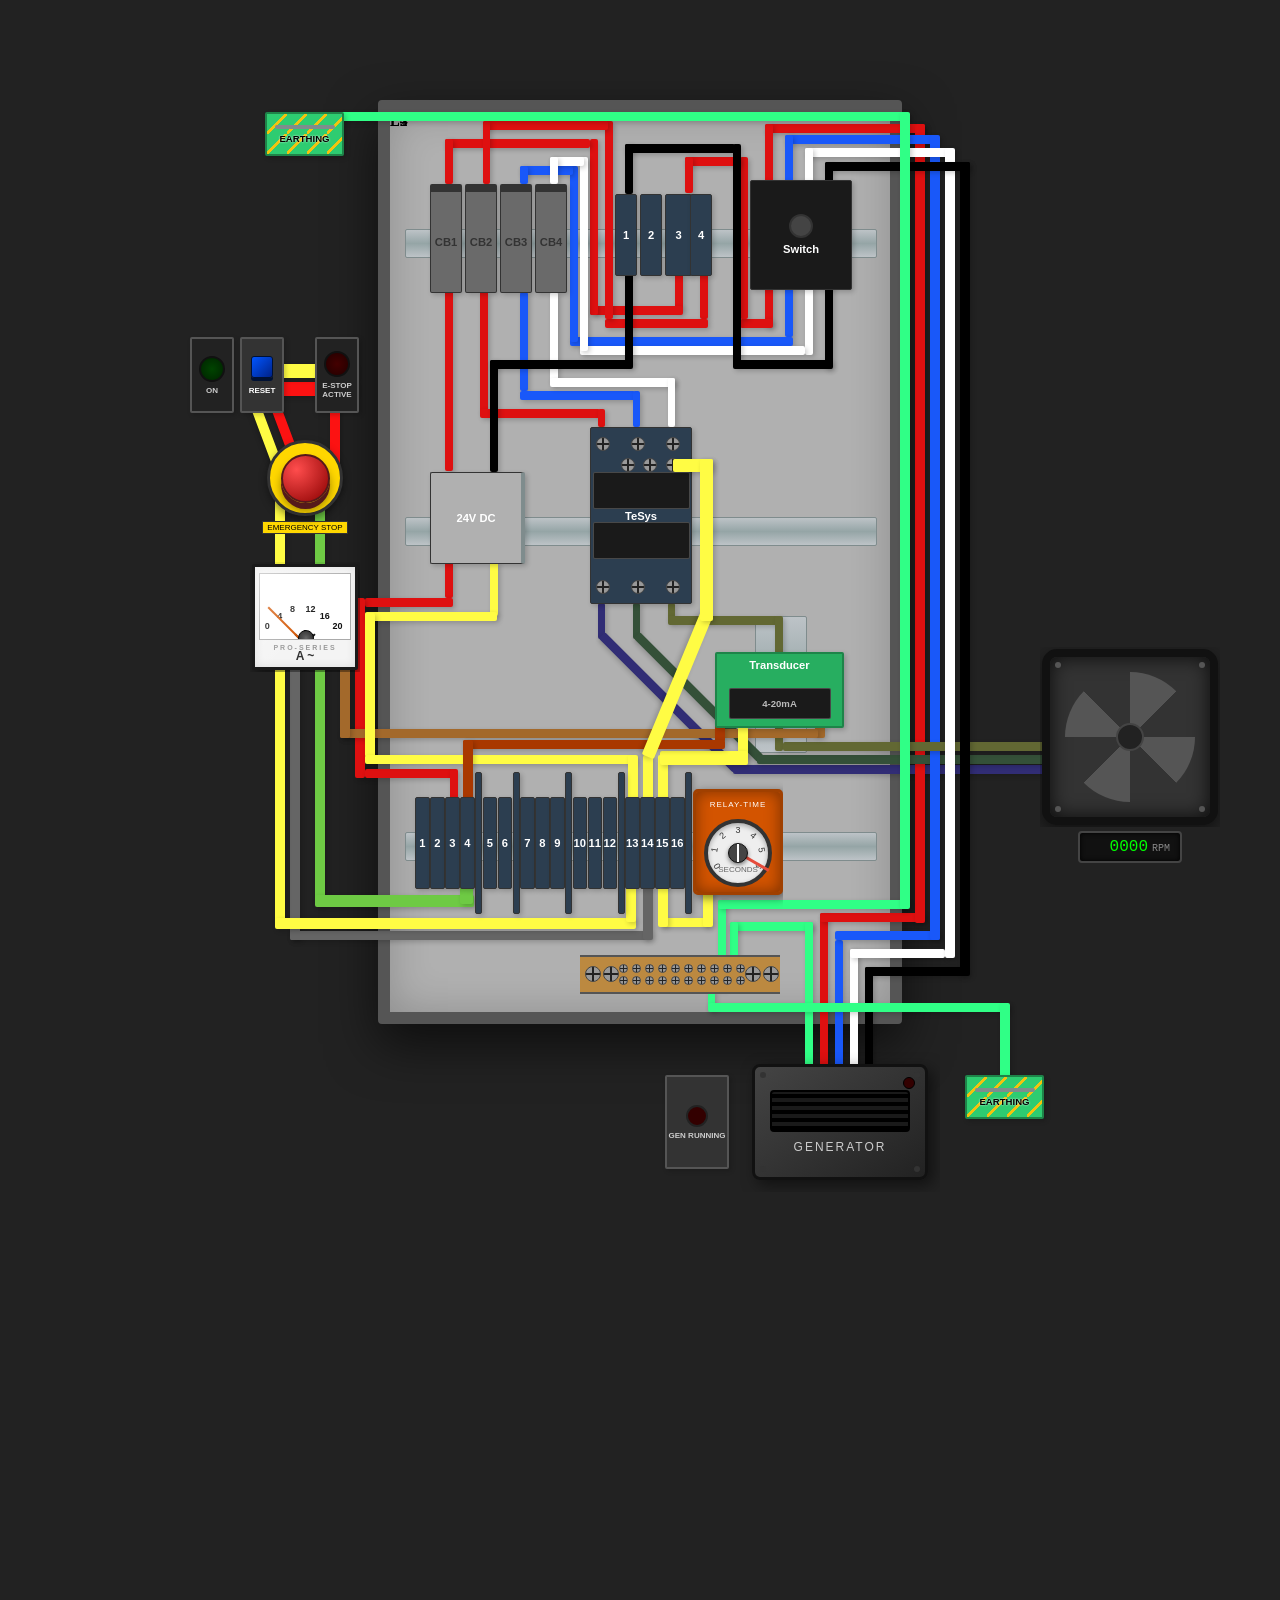
<file: enclosure/index.html>
<!DOCTYPE html>
<html lang="en">
<head>
    <meta charset="UTF-8">
    <title>Industrial Panel - Final Build</title>
    <link rel="stylesheet" href="style.css">
    <style>
        /* Critical: Allow overflow to be visible */
        .panel {
            overflow: visible !important;
        }
        
        /* Ghost container for injected content */
        .l4-injection-point {
            display: contents;
        }
    </style>
</head>
<body>

<svg style="display: none;">
  <symbol id="panel-wiring" viewBox="0 0 600 900"></symbol>
</svg>

<div class="panel">
    
    <div class="rail-group" id="rail-1-shelf" style="top: 8%; left: 0; width: 100%;">
        <div class="din-rail" style="top: 45px;"></div> 
        <div class="box cb" style="width: 6%; height: 100px; left: 8%;">CB1</div>
        <div class="box cb" style="width: 6%; height: 100px; left: 15%;">CB2</div>
        <div class="box cb" style="width: 6%; height: 100px; left: 22%;">CB3</div>
        <div class="box cb" style="width: 6%; height: 100px; left: 29%;">CB4</div>

        <div class="box contactor" style="width: 4%; height: 80px; top: 10px; left: 45%;">1</div>
        <div class="box contactor" style="width: 4%; height: 80px; top: 10px; left: 50%;">2</div>
        <div class="box contactor" style="width: 5%; height: 80px; top: 10px; left: 55%;">3</div>
        <div class="box contactor" style="width: 4%; height: 80px; top: 10px; left: 60%;">4</div>
    </div>

    <div class="rail-group" id="rail-2-shelf" style="top: 40%; left: 0; width: 100%;">
        <div class="din-rail" style="top: 45px;"></div>
        <div class="box psu" style="width: 18%; height: 90px; left: 8%;">24V DC</div>
        <div class="box contactor" style="width: 20%; height: 175px; top: -45px; left: 40%; position: absolute;">
            TeSys
            <div class="screw-philips" style="top: 9px;left:5%;"></div>
            <div class="screw-philips" style="top: 16px; left:40%; transform: translateY(-50%);"></div>
            <div class="screw-philips" style="top: 9px; left:75%;"></div>
            <div class="screw-philips" style="top: 30px;left:30%;"></div>
            <div class="screw-philips" style="top: 37px; left:52%; transform: translateY(-50%);"></div>
            <div class="screw-philips" style="top: 30px; left:75%;"></div>
            <div class="screw-philips" style="bottom: 9px;left:5%;"></div>
            <div class="screw-philips" style="bottom: 2px; left:40%; transform: translateY(-50%);"></div>
            <div class="screw-philips" style="bottom: 9px; left:75%;"></div>
            <div class="screw-philips" style="bottom: 100px;"></div>
            <div class="screw-philips" style="bottom: 93px; left:5%; transform: translateY(-50%);"></div>
            <div class="screw-philips" style="bottom: 100px; left:75%;"></div>
            <div class="screw-philips" style="bottom: 50px;left:52%;"></div>
            <div class="screw-philips" style="bottom: 43px; left:10%; transform: translateY(-50%);"></div>
            <div class="screw-philips" style="bottom: 50px; left:76%;"></div>
            <div class="screw-philips" style="bottom: 50px; left:30%;"></div>
            <div class="inner-spec-box" style="top: 25%; height:20%; width: 95%; left: 2%"></div>
            <div class="inner-spec-box" style="bottom: 25%; height:20%; width: 95%; left: 2%"></div>
        </div>
    </div>

    <div class="rail-group" id="rail-3-shelf" style="top: 75%; left: 0; width: 100%; --a: -5%; --b: 10px;">
        <div class="din-rail" style="top: 45px; width: 94%; left: 3%;"></div>
        <div class="box contactor" style="width: 2.5%; height: 90px; left: calc(10% + var(--a)); top: calc(0px + var(--b));">1</div>
        <div class="box contactor" style="width: 2.5%; height: 90px; left: calc(13% + var(--a)); top: calc(0px + var(--b));">2</div>
        <div class="box contactor" style="width: 2.5%; height: 90px; left: calc(16% + var(--a)); top: calc(0px + var(--b));">3</div>
        <div class="box contactor" style="width: 2.5%; height: 90px; left: calc(19% + var(--a)); top: calc(0px + var(--b));">4</div>
        <div class="box contactor" style="width: 1%; height: 140px; left: calc(22% + var(--a)); top: calc(-25px + var(--b));"></div>
        <div class="box contactor" style="width: 2.5%; height: 90px; left: calc(23.5% + var(--a)); top: calc(0px + var(--b));">5</div>
        <div class="box contactor" style="width: 2.5%; height: 90px; left: calc(26.5% + var(--a)); top: calc(0px + var(--b));">6</div>
        <div class="box contactor" style="width: 1%; height: 140px; left: calc(29.5% + var(--a)); top: calc(-25px + var(--b));"></div>
        <div class="box contactor" style="width: 2.5%; height: 90px; left: calc(31% + var(--a)); top: calc(0px + var(--b));">7</div>
        <div class="box contactor" style="width: 2.5%; height: 90px; left: calc(34% + var(--a)); top: calc(0px + var(--b));">8</div>
        <div class="box contactor" style="width: 2.5%; height: 90px; left: calc(37% + var(--a)); top: calc(0px + var(--b));">9</div>
        <div class="box contactor" style="width: 1%; height: 140px; left: calc(40% + var(--a)); top: calc(-25px + var(--b));"></div>
        <div class="box contactor" style="width: 2.5%; height: 90px; left: calc(41.5% + var(--a)); top: calc(0px + var(--b));">10</div>
        <div class="box contactor" style="width: 2.5%; height: 90px; left: calc(44.5% + var(--a)); top: calc(0px + var(--b));">11</div>
        <div class="box contactor" style="width: 2.5%; height: 90px; left: calc(47.5% + var(--a)); top: calc(0px + var(--b));">12</div>
        <div class="box contactor" style="width: 1%; height: 140px; left: calc(50.5% + var(--a)); top: calc(-25px + var(--b));"></div>
        <div class="box contactor" style="width: 2.5%; height: 90px; left: calc(52% + var(--a)); top: calc(0px + var(--b));">13</div>
        <div class="box contactor" style="width: 2.5%; height: 90px; left: calc(55% + var(--a)); top: calc(0px + var(--b));">14</div>
        <div class="box contactor" style="width: 2.5%; height: 90px; left: calc(58% + var(--a)); top: calc(0px + var(--b));">15</div>
        <div class="box contactor" style="width: 2.5%; height: 90px; left: calc(61% + var(--a)); top: calc(0px + var(--b));">16</div>
        <div class="box contactor" style="width: 1%; height: 140px; left: calc(64% + var(--a)); top: calc(-25px + var(--b));"></div>
        <div style="width: 18%; height: 150px; left: calc(65.5% + var(--a)); top: calc(-30px + var(--b)); position: absolute; z-index: 100;">
        <iframe id="timerFrame" src="components/timer.html" style="width: 100%; height: 100%; border: none;" scrolling="no"></iframe>
    </div>
    </div>

    <div class="rail-group" id="group-l1">
        <div class="label-id white-text" style="top: 1%; left: 85%;">L1</div> 
        <div class="box l1" style="width: 32%; height: 1%; top: 1.3%; left: 75%;"></div>
        <div class="box l1" style="width: 1.5%; height: 22.6%; top: 1.3%; left: 75%;"></div>
        <div class="box l1" style="width: 6.6%; height: 1%; top: 23%; left: 70%;"></div>
        <div class="box l1" style="width: 1.5%; height: 18%; top: 5%; left: 70%;"></div>
        <div class="box l1" style="width: 11%; height: 1%; top: 5%; left: 59%;"></div>
        <div class="box l1" style="width: 1.5%; height: 4%; top: 5%; left: 59%;"></div>
        <div class="box l1" style="width: 1.5%; height: 4%; top: 18%; left: 57%;"></div>
        <div class="box l1" style="width: 1.5%; height: 5%; top: 18%; left: 62%;"></div>
        <div class="box l1" style="width: 18.5%; height: 1%; top: 21.5%; left: 40%;"></div>
        <div class="box l1" style="width: 20.5%; height: 1%; top: 23%; left: 43%;"></div>
        <div class="box l1" style="width: 1.5%; height: 19.5%; top: 3%; left: 40%;"></div>
        <div class="box l1" style="width: 1.5%; height: 22%; top: 1%; left: 43%;"></div>
        <div class="box l1" style="width: 25%; height: 1%; top: 1%; left: 18.5%;"></div>
        <div class="box l1" style="width: 29%; height: 1%; top: 3%; left: 11%;"></div>
        <div class="box l1" style="width: 1.5%; height: 7%; top: 1%; left: 18.5%;"></div>
        <div class="box l1" style="width: 1.5%; height: 5%; top: 3%; left: 11%;"></div>
        <div class="box l1" style="width: 1.5%; height: 20%; top: 19.9%; left: 11%;"></div>
        <div class="box l1" style="width: 1.5%; height: 13.5%; top: 19.9%; left: 18%;"></div>
        <div class="box l1" style="width: 24%; height: 1%; top: 33%; left: 18%;"></div>
        <div class="box l1" style="width: 1.5%; height: 2%; top:33%; left: 41.5%;"></div>
        <div class="box l1" style="width: 1.5%; height: 4%; top:54.5%; left: 41.5%;background-color: #312d75 !important;"></div>
        <div class="box l1" style="width: 38%; height: 1%; top: 57.8%; left: 43%; transform: rotate(45deg); transform-origin: left top;background-color: #312d75 !important;"></div>
        <div class="box l1" style="width: 75%; height: 1%; top: 72.6%; left: 68.5%;background-color: #312d75 !important;"></div>
        <div class="box l1" style="width: 1.5%; height: 4%; top:50%; left: 11%;"></div>
        <div class="box l1" style="width: 17.5%; height: 1%; top:54%; left: -5%;"></div>
        <div class="box l1" style="width: 1.5%; height: 21%; top:89%; left: 86%;"></div>
        <div class="box l1" style="width: 21%; height: 1%; top:89%; left: 86%;"></div>
        <div class="box l1" style="width: 2%; height: 88.8%; top: 1.3%; left: 105%;"></div>
        <div class="box l1" style="width: 2%; height: 20%; top: 54%; left: -7%;"></div>
        <div class="box l1" style="width: 17.5%; height: 1%; top:73%; left: -5%;"></div>
        <div class="box l1" style="width: 1.5%; height: 5%; top:73%; left: 12%;"></div>
    </div>

    <div class="rail-group" id="group-l2">
        <div class="label-id white-text" style="top: 1.8%; left: 85%;">L2</div> 
        <div class="box l2" style="width: 30%; height: 1%; top: 2.5%; left: 79%;"></div>
        <div class="box l2" style="width: 1.5%; height: 22.5%; top: 2.5%; left: 79%;"></div>
        <div class="box l2" style="width: 44.5%; height: 1%; top: 25%; left: 36%;"></div>
        <div class="box l2" style="width: 1.5%; height: 19.5%; top: 6%; left: 36%;"></div>
        <div class="box l2" style="width: 10.5%; height: 1%; top: 6%; left: 26%;"></div>
        <div class="box l2" style="width: 1.5%; height: 2%; top: 6%; left: 26%;"></div>
        <div class="box l2" style="width: 1.5%; height: 11%; top: 20%; left: 26%;"></div>
        <div class="box l2" style="width: 23%; height: 1%; top: 31%; left: 26%;"></div>
        <div class="box l2" style="width: 1.5%; height: 4%; top: 31%; left: 48.5%;"></div>
        <div class="box l2" style="width: 1.5%; height: 4%; top: 54.5%; left: 48.5%;background-color: #345038 !important;"></div>
        <div class="box l2" style="width: 35%; height: 1%; top: 57.8%; left: 50%; transform: rotate(45deg); transform-origin: left top;background-color: #345038 !important;"></div>
        <div class="box l2" style="width: 70%; height: 1%; top: 71.4%; left: 73.3%;background-color: #345038 !important;"></div>
        <div class="box l2" style="width: 1.5%; height: 18%; top:92%; left: 89%;"></div>
        <div class="box l2" style="width: 21%; height: 1%; top:91%; left: 89%;"></div>
        <div class="box l2" style="width: 2%; height: 89.5%; top:2.5%; left: 108%;"></div>
    </div>

    <div class="rail-group" id="group-l3">
        <div class="label-id dark-text" style="top: 2.5%; left: 90%;">L3</div> 
        <div class="box l3" style="width: 29.5%; height: 1%; top: 4%; left: 83%;"></div>
        <div class="box l3" style="width: 1.5%; height: 23%; top: 4%; left: 83%;"></div>
        <div class="box l3" style="width: 45%; height: 1%; top: 26%; left: 38%;"></div>
        <div class="box l3" style="width: 1.5%; height: 21.5%; top: 5%; left: 38%;"></div>
        <div class="box l3" style="width: 6.7%; height: 1%; top: 5%; left: 32%;"></div>
        <div class="box l3" style="width: 1.5%; height: 3%; top: 5%; left: 32%;"></div>
        <div class="box l3" style="width: 1.5%; height: 10%; top: 20%; left: 32%;"></div>
        <div class="box l3" style="width: 25%; height: 1%; top: 29.5%; left: 32%;"></div>
        <div class="box l3" style="width: 1.5%; height: 5.5%; top: 29.5%; left: 55.5%;"></div>
        <div class="box l3" style="width: 1.5%; height: 2%; top: 54.5%; left: 55.5%;background-color: #626833 !important;"></div>
        <div class="box l3" style="width: 22%; height: 1%; top: 56%; left: 55.5%;background-color: #626833 !important;"></div>
        <div class="box l3" style="width: 1.5%; height: 15%; top: 56%; left: 77%;background-color: #626833 !important;"></div>
        <div class="box l3" style="width: 65%; height: 1%; top: 70%; left: 78.5%; background-color: #626833 !important;"></div>
        <div class="box l3" style="width: 1.5%; height: 17%; top:93%; left: 92%;"></div>
        <div class="box l3" style="width: 19%; height: 1%; top:93%; left: 92%;"></div>
        <div class="box l3" style="width: 2%; height: 90%; top:4%; left: 111%;"></div>
    </div>

    <div class="rail-group" id="rail-5-shelf" style="top: 55%; left: 0; width: 100%;">
        <div class="din-rail" style="top: 45px;width: 10%; height: 15%; top:1%; left: 73%"></div>
        <div class="box transducer" style="width: 25%; height: 8%; top: 5%; left: 65%;">
            <span style="position: absolute; top: 5px;">Transducer</span>
            <div class="inner-spec-box" style="width: 80%; height: 40%; bottom: 10%;">
                <span style="font-size: 0.6rem; color: rgba(255, 255, 255, 0.7);">4-20mA</span>
            </div>
        </div>
    </div>

    <!-- ============================================ -->
    <!-- L4 WIRING INJECTION POINT                   -->
    <!-- The line4.html content will be loaded here  -->
    <!-- ============================================ -->
    <div id="l4-injection-point" class="l4-injection-point"></div>

    <div style="top: 93%; left: 38%; width: 40%; height: 50px; position: absolute; z-index: 10;">
        <iframe src="ground.html" style="width: 100%; height: 100%; border: none; background: transparent;" scrolling="no"></iframe>
    </div>

    <div id="mainSwitch" class="box switch-box" style="width: 20%; height: 12%; top: 7.5%; left: 72%; cursor: pointer; user-select: none; z-index: 100;">
        <div id="powerIndicator" class="indicator"></div>
        Switch
    </div>

    <div class="box" style="width: 12%; height: 10%; top: 107%; left: 55%; background: #333; border: 2px solid #555; z-index: 100;">
        <div id="genPilotLight" class="pilot-light"></div>
        <span style="font-size: 0.5rem; color: #ccc; margin-top: 4px;">GEN RUNNING</span>
    </div>

    <div class="external-device" style="bottom: 185px; left: 130%; width: 180px; height: 180px; position: absolute; z-index: 20;">
        <iframe id="fanFrame" src="components/fan.html" style="width: 100%; height: 100%; border: none; background: transparent;" scrolling="no"></iframe>
        <div style="position: absolute; bottom: -40px; left: 50%; transform: translateX(-50%); width: 120px; height: 40px;">
            <iframe id="rpmFrame" src="components/rpm.html" style="width: 100%; height: 100%; border: none; background: transparent;" scrolling="no"></iframe>
        </div>
    </div>

    <div class="box earthing-terminal" style="top: 107%; left: 115%; width: 15%; height: 40px;">
    <div class="ground-strip"></div>EARTHING</div>
    <div class="box earthing-terminal" style="top: 0%; left: -25%; width: 15%; height: 40px;">
    <div class="ground-strip"></div>EARTHING</div>

    <div class="external-device" style="top: 50%; left: -140px; width: 110px; height: 110px; position: absolute; z-index: 20;">
        <iframe id="ampFrame" src="components/amp.html" style="width: 100%; height: 100%; border: none; background: transparent;" scrolling="no"></iframe>
    </div>

    <div class="external-device" style="bottom: -20%; left: 70%; width: 200px; height: 140px; position: absolute; z-index: 20;">
        <iframe id="genFrame" src="components/generator.html" style="width: 100%; height: 100%; border: none; background: transparent;" scrolling="no"></iframe>
    </div>

    <div style="top: 35%; left: -27%; width: 100px; height: 120px; position: absolute; z-index: 500;">
        <iframe id="estopFrame" src="components/estop.html" style="width: 100%; height: 100%; border: none; background: transparent;" scrolling="no"></iframe>
    </div>

    <div class="box" style="width: 8%; height: 8%; top: 25%; left: -15%; background: #222; border: 2px solid #555; z-index: 100;">
    <div id="estopLight" class="pilot-light-red"></div>
    <span style="font-size: 0.5rem; color: #ccc; margin-top: 4px; text-align: center;">E-STOP ACTIVE</span>
</div>

<div id="resetBtn" class="box reset-button" style="width: 8%; height: 8%; top: 25%; left: -30%; cursor: pointer; z-index: 100;">
    <div class="inner-button-blue"></div>
    <span style="font-size: 0.5rem; color: #fff; margin-top: 4px;">RESET</span>
</div>

<div class="box" style="width: 8%; height: 8%; top: 25%; left: -40%; background: #222; border: 2px solid #555; z-index: 100;">
    <div id="runLight" class="pilot-light-green"></div>
    <span style="font-size: 0.5rem; color: #ccc; margin-top: 4px; text-align: center;">ON</span>
</div>

    <svg class="svg-overlay"><use href="#panel-wiring" /></svg>
</div>

<script src="script.js"></script>

<!-- ============================================ -->
<!-- L4 MODULE LOADER                            -->
<!-- Loads line4.html and injects it dynamically -->
<!-- ============================================ -->
<script>
(function() {
    async function loadL4Module() {
        try {
            const response = await fetch('line4.html');
            const html = await response.text();
            
            // Parse the HTML
            const parser = new DOMParser();
            const doc = parser.parseFromString(html, 'text/html');
            
            // Get the container content
            const container = doc.querySelector('.l4-wiring-container');
            
            if (container) {
                // Get the injection point
                const injectionPoint = document.getElementById('l4-injection-point');
                
                // Move all child nodes from container to injection point
                while (container.firstChild) {
                    injectionPoint.appendChild(container.firstChild);
                }
                
                console.log('✓ L4 wiring module loaded successfully');
            } else {
                console.error('Could not find .l4-wiring-container in line4.html');
            }
        } catch (error) {
            console.error('Failed to load L4 module:', error);
        }
    }
    
    // Load when DOM is ready
    if (document.readyState === 'loading') {
        document.addEventListener('DOMContentLoaded', loadL4Module);
    } else {
        loadL4Module();
    }
})();
</script>

</body>
</html>
</file>
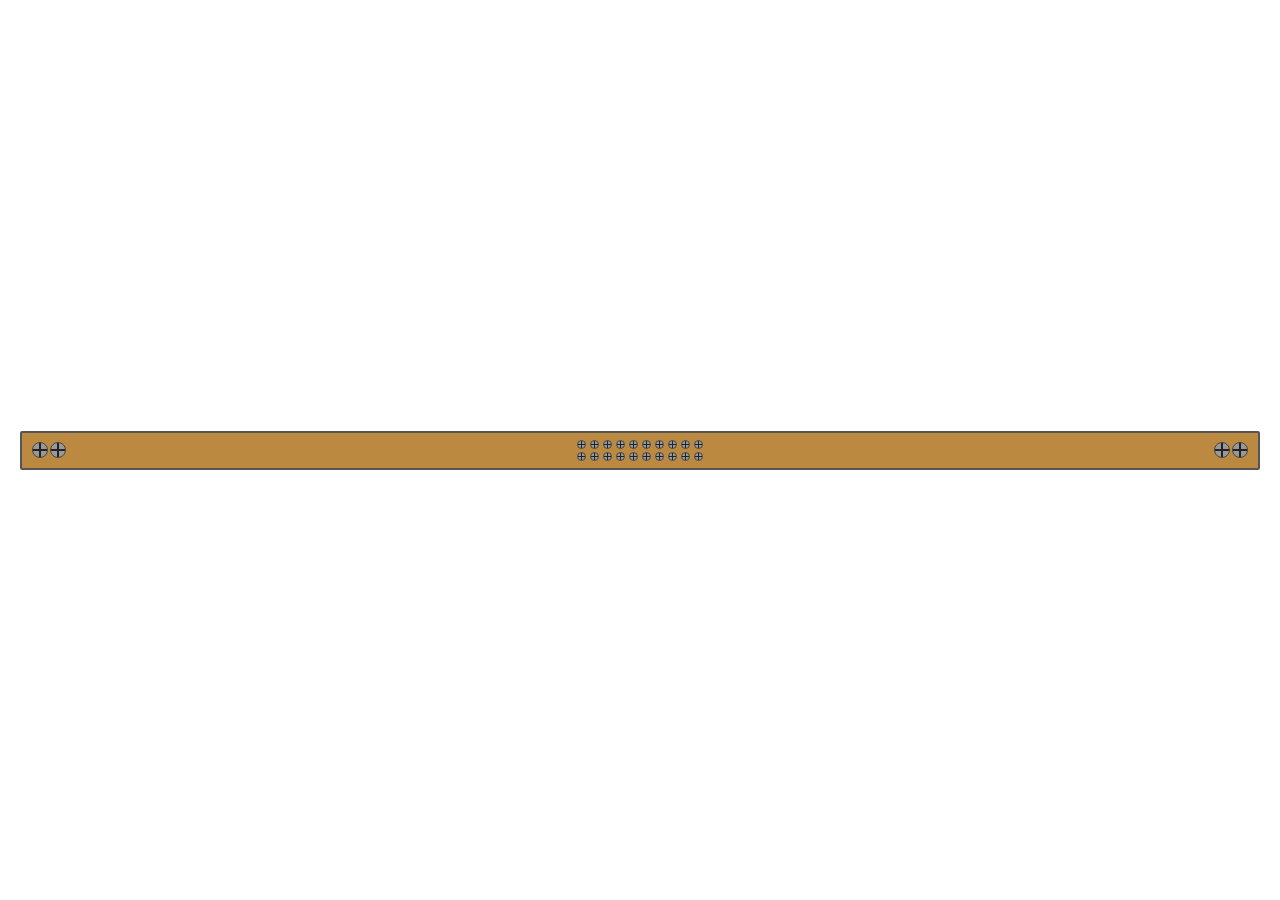
<file: enclosure/ground.html>
<!DOCTYPE html>
<html>
<head>
    <link rel="stylesheet" href="style.css">
    <style>
        /* FORCE VISIBILITY */
        html, body { 
            margin: 0 !important; 
            padding: 0 !important; 
            background: #ffd90000 !important; /* Bright Yellow Background to find it */
            height: 100% !important; 
            width: 100% !important;
            display: flex !important;
            align-items: center !important;
            justify-content: center !important;
            overflow: hidden !important;
        }

        /* OVERRIDE MAIN CSS */
        .din-rail {
            position: relative !important;
            top: 0 !important;
            left: 0 !important;
            width: 95% !important;
            height: 35px !important;
            margin: 0 !important;
            display: flex !important;
            flex-direction: row !important;
            background: #BC8940 !important; /* Gray bar */
            border: 2px solid #555 !important;
            box-shadow: none !important;
            z-index: 999 !important;
        }
    </style>
</head>
<body>
<div class="din-rail" style="height: 40px; display: flex; align-items: center; justify-content: space-between; padding: 0 10px;">
        
        <div style="display: flex; gap: 2px; flex-shrink: 0;">
            <div class="screw-philips" style="width: 14px; height: 14px; position: relative;"></div>
            <div class="screw-philips" style="width: 14px; height: 14px; position: relative;"></div>
        </div>

        <div style="display: flex; width: auto; justify-content: center; gap: 4px; flex-shrink: 0;">
            
            <div style="display: flex; flex-direction: column; gap: 3px;">
                <div class="screw-philips" style="width: 7px; height: 7px; position: relative;"></div>
                <div class="screw-philips" style="width: 7px; height: 7px; position: relative;"></div>
            </div>
            <div style="display: flex; flex-direction: column; gap: 3px;">
                <div class="screw-philips" style="width: 7px; height: 7px; position: relative;"></div>
                <div class="screw-philips" style="width: 7px; height: 7px; position: relative;"></div>
            </div>
            <div style="display: flex; flex-direction: column; gap: 3px;">
                <div class="screw-philips" style="width: 7px; height: 7px; position: relative;"></div>
                <div class="screw-philips" style="width: 7px; height: 7px; position: relative;"></div>
            </div>
            <div style="display: flex; flex-direction: column; gap: 3px;">
                <div class="screw-philips" style="width: 7px; height: 7px; position: relative;"></div>
                <div class="screw-philips" style="width: 7px; height: 7px; position: relative;"></div>
            </div>
            <div style="display: flex; flex-direction: column; gap: 3px;">
                <div class="screw-philips" style="width: 7px; height: 7px; position: relative;"></div>
                <div class="screw-philips" style="width: 7px; height: 7px; position: relative;"></div>
            </div>
            <div style="display: flex; flex-direction: column; gap: 3px;">
                <div class="screw-philips" style="width: 7px; height: 7px; position: relative;"></div>
                <div class="screw-philips" style="width: 7px; height: 7px; position: relative;"></div>
            </div>
            <div style="display: flex; flex-direction: column; gap: 3px;">
                <div class="screw-philips" style="width: 7px; height: 7px; position: relative;"></div>
                <div class="screw-philips" style="width: 7px; height: 7px; position: relative;"></div>
            </div>
            <div style="display: flex; flex-direction: column; gap: 3px;">
                <div class="screw-philips" style="width: 7px; height: 7px; position: relative;"></div>
                <div class="screw-philips" style="width: 7px; height: 7px; position: relative;"></div>
            </div>
            <div style="display: flex; flex-direction: column; gap: 3px;">
                <div class="screw-philips" style="width: 7px; height: 7px; position: relative;"></div>
                <div class="screw-philips" style="width: 7px; height: 7px; position: relative;"></div>
            </div>
            <div style="display: flex; flex-direction: column; gap: 3px;">
                <div class="screw-philips" style="width: 7px; height: 7px; position: relative;"></div>
                <div class="screw-philips" style="width: 7px; height: 7px; position: relative;"></div>
            </div>
        </div>

        <div style="display: flex; gap: 2px; flex-shrink: 0;">
            <div class="screw-philips" style="width: 14px; height: 14px; position: relative;"></div>
            <div class="screw-philips" style="width: 14px; height: 14px; position: relative;"></div>
        </div>
    </div>
</body>
</html>
</file>
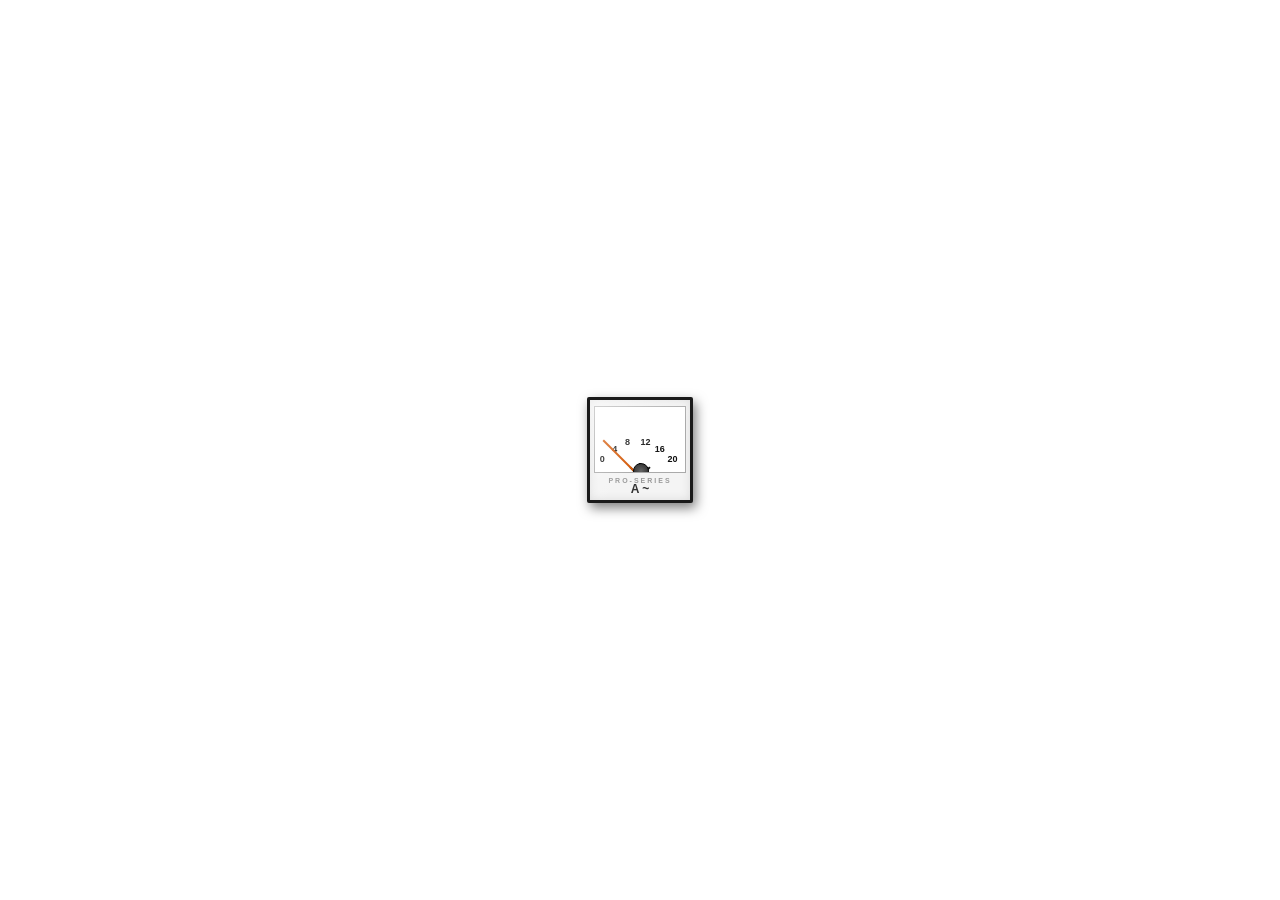
<file: enclosure/components/amp.html>
<!DOCTYPE html>
<html lang="en">
<head>
    <meta charset="UTF-8">
    <link rel="stylesheet" href="amp.css">
    <style>
        body { 
            margin: 0; background: transparent; overflow: hidden; 
            display: flex; align-items: center; justify-content: center; height: 100vh; 
        }

        /* Pivot logic for the needle */
        .meter-needle-pivot {
            transition: transform 1.8s cubic-bezier(0.2, 0.6, 0.3, 1.1);
            transform: rotate(-45deg); /* Starts at 0A */
        }

        /* Power state: Moves to exactly 12A (which is 9 degrees past center) */
        .power-on .meter-needle-pivot {
            transform: rotate(40deg);
        }
    </style>
</head>
<body>

    <div id="amp-unit" class="amp-meter-square">
        <div class="glass-sheen"></div>

        <div class="meter-face">
            <div class="ticks">
                <div class="tick big" style="transform: rotate(-45deg)"></div> <div class="tick small" style="transform: rotate(-36deg)"></div> <div class="tick small" style="transform: rotate(-27deg)"></div> <div class="tick small" style="transform: rotate(-18deg)"></div> <div class="tick small" style="transform: rotate(-9deg)"></div>  <div class="tick big" style="transform: rotate(0deg)"></div>    <div class="tick small" style="transform: rotate(9deg)"></div>   <div class="tick small" style="transform: rotate(18deg)"></div>  <div class="tick small" style="transform: rotate(27deg)"></div>  <div class="tick small" style="transform: rotate(36deg)"></div>  <div class="tick big" style="transform: rotate(45deg)"></div>   </div>

            <div class="scale-labels">
                <span style="left: 8%; bottom: 12%;">0</span>
                <span style="left: 22%; bottom: 28%;">4</span>
                <span style="left: 36%; bottom: 38%;">8</span>
                <span style="left: 56%; bottom: 38%;">12</span>
                <span style="left: 72%; bottom: 28%;">16</span>
                <span style="left: 86%; bottom: 12%;">20</span>
            </div>
            
            <div id="needle" class="meter-needle-pivot"></div>
            <div class="pivot-bolt"></div>
        </div>
        
        <div class="brand">PRO-SERIES</div>
        <div class="ac-symbol">A ~</div>
    </div>

    <script>
        window.addEventListener('message', (event) => {
            const unit = document.getElementById('amp-unit');
            if (event.data === 'POWER_ON') {
                unit.classList.add('power-on');
            } else if (event.data === 'POWER_OFF') {
                unit.classList.remove('power-on');
            }
        });
    </script>
</body>
</html>
</file>
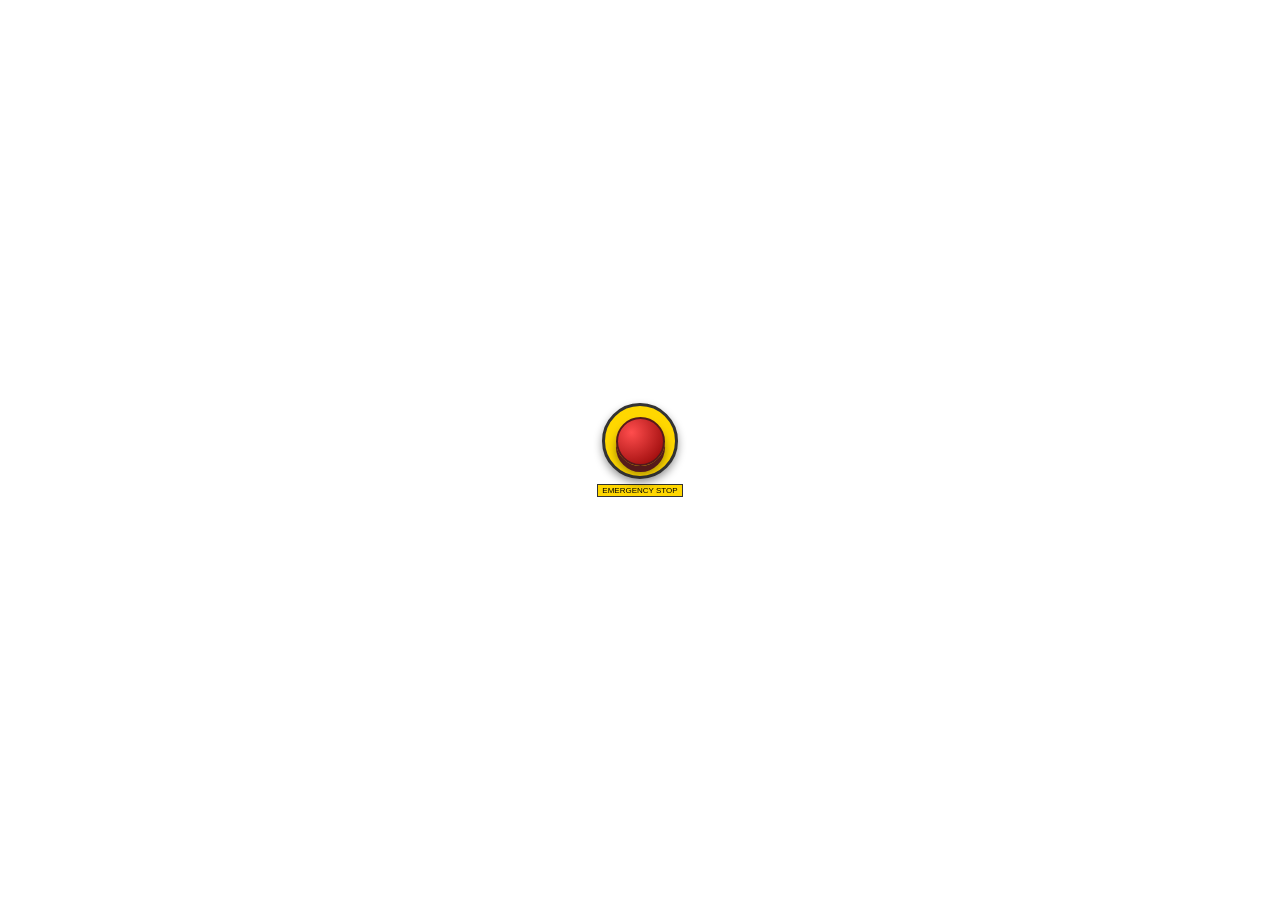
<file: enclosure/components/estop.html>
<!DOCTYPE html>
<html lang="en">
<head>
    <style>
        body { margin: 0; background: transparent; overflow: hidden; display: flex; align-items: center; justify-content: center; height: 100vh; }
        .estop-station { display: flex; flex-direction: column; align-items: center; cursor: pointer; user-select: none; }
        .estop-yellow-plate {
            width: 70px; height: 70px; background: #ffd700; border: 3px solid #333;
            border-radius: 50%; display: flex; justify-content: center; align-items: center;
            box-shadow: 0 4px 8px rgba(0,0,0,0.4); position: relative;
        }
        .estop-mushroom {
            width: 45px; height: 45px; background: radial-gradient(circle at 30% 30%, #ff4d4d, #8b0000);
            border: 2px solid #551a1a; border-radius: 50%; transition: all 0.1s;
            box-shadow: 0 6px 0 #551a1a, 0 8px 10px rgba(0,0,0,0.4);
        }
        /* Your style logic for pressed state */
        .pressed .estop-mushroom {
            transform: translateY(4px);
            box-shadow: 0 2px 0 #551a1a, 0 4px 5px rgba(0,0,0,0.4);
            background: radial-gradient(circle at 30% 30%, #cc0000, #4d0000);
        }
        .estop-label { font-family: 'Arial Black', sans-serif; font-size: 8px; color: #000; margin-top: 5px; background: #ffd700; padding: 1px 4px; border: 1px solid #333; }
    </style>
</head>
<body>
    <div id="estopTrigger" class="estop-station">
        <div class="estop-yellow-plate">
            <div class="estop-mushroom"></div>
        </div>
        <span class="estop-label">EMERGENCY STOP</span>
    </div>

    <script>
        let isActive = false;
        const trigger = document.getElementById('estopTrigger');

        trigger.addEventListener('click', () => {
            isActive = !isActive;
            if (isActive) {
                trigger.classList.add('pressed');
                window.parent.postMessage('ESTOP_ACTIVATED', '*');
            } else {
                trigger.classList.remove('pressed');
                window.parent.postMessage('ESTOP_RESET', '*');
            }
        });
    </script>
</body>
</html>
</file>
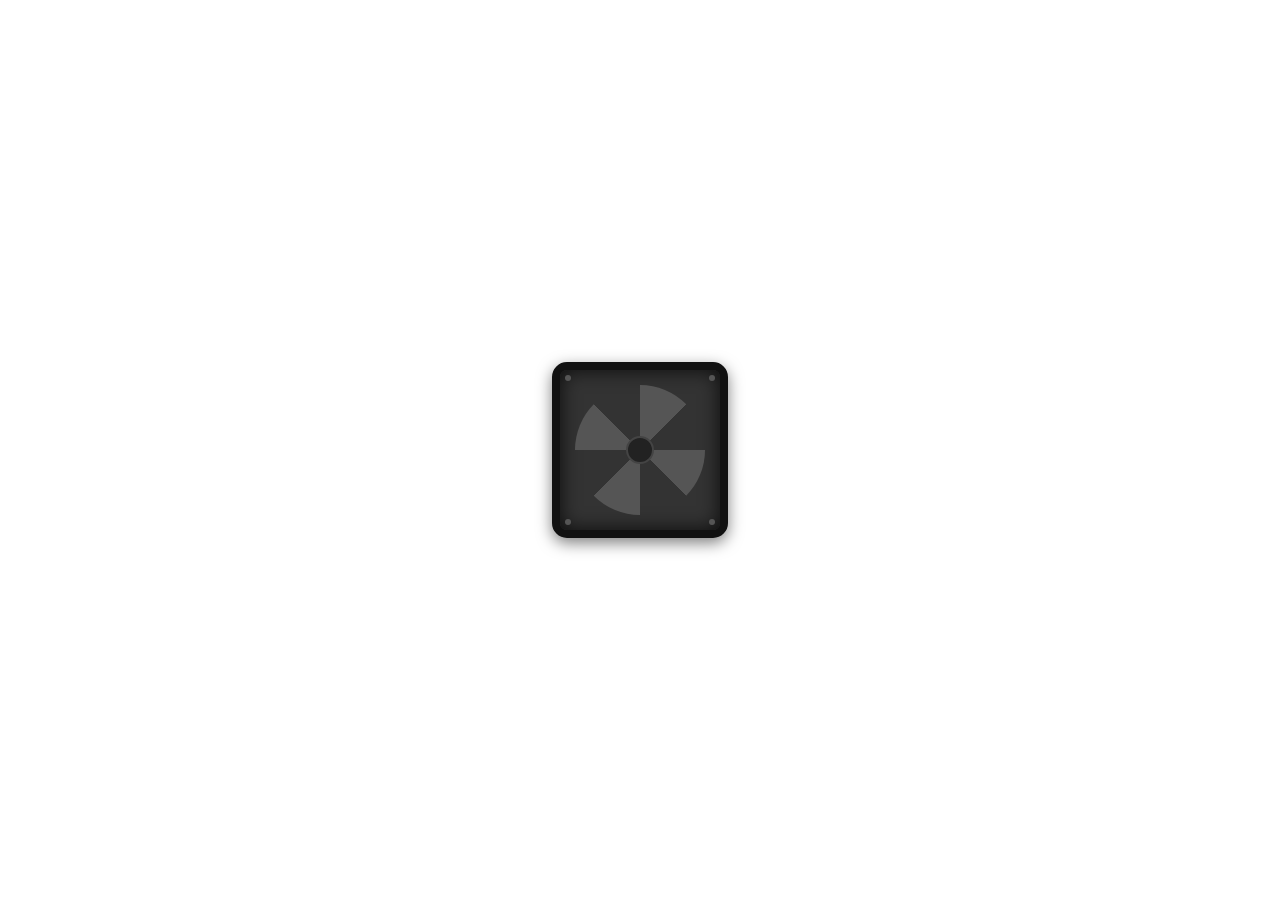
<file: enclosure/components/fan.html>
<!DOCTYPE html>
<html lang="en">
<head>
    <meta charset="UTF-8">
    <link rel="stylesheet" href="fan.css">
    <style>
        body { 
            margin: 0; background: transparent; overflow: hidden; 
            display: flex; align-items: center; justify-content: center; height: 100vh; 
        }
        /* We remove the infinite CSS animation here and handle it in JS */
        .fan-blades {
            transform: rotate(0deg);
        }
    </style>
</head>
<body>

    <div id="fan-unit" class="fan-housing">
        <div id="blades" class="fan-blades"></div>
        <div style="position: absolute; width: 24px; height: 24px; background: #222; border-radius: 50%; border: 2px solid #444; z-index: 11;"></div>
    </div>

    <script>
        const blades = document.getElementById('blades');
        let currentRpm = 0;
        let targetRpm = 0;
        let rotation = 0;

        window.addEventListener('message', (event) => {
            if (event.data === 'POWER_ON') targetRpm = 1450;
            else if (event.data === 'POWER_OFF') targetRpm = 0;
        });

        function animate() {
            // 1. Sync RPM physics (Same logic as your RPM readout)
            if (currentRpm < targetRpm) currentRpm += 15;
            if (currentRpm > targetRpm) currentRpm -= 5; // Slower friction stop
            
            if (Math.abs(currentRpm - targetRpm) < 5) currentRpm = targetRpm;

            // 2. Calculate rotation based on RPM
            // 1450 RPM is roughly 8.7 degrees per frame at 60fps
            const speed = currentRpm / 166; 
            rotation += speed;
            
            blades.style.transform = `rotate(${rotation}deg)`;

            requestAnimationFrame(animate);
        }

        animate();
    </script>
</body>
</html>
</file>
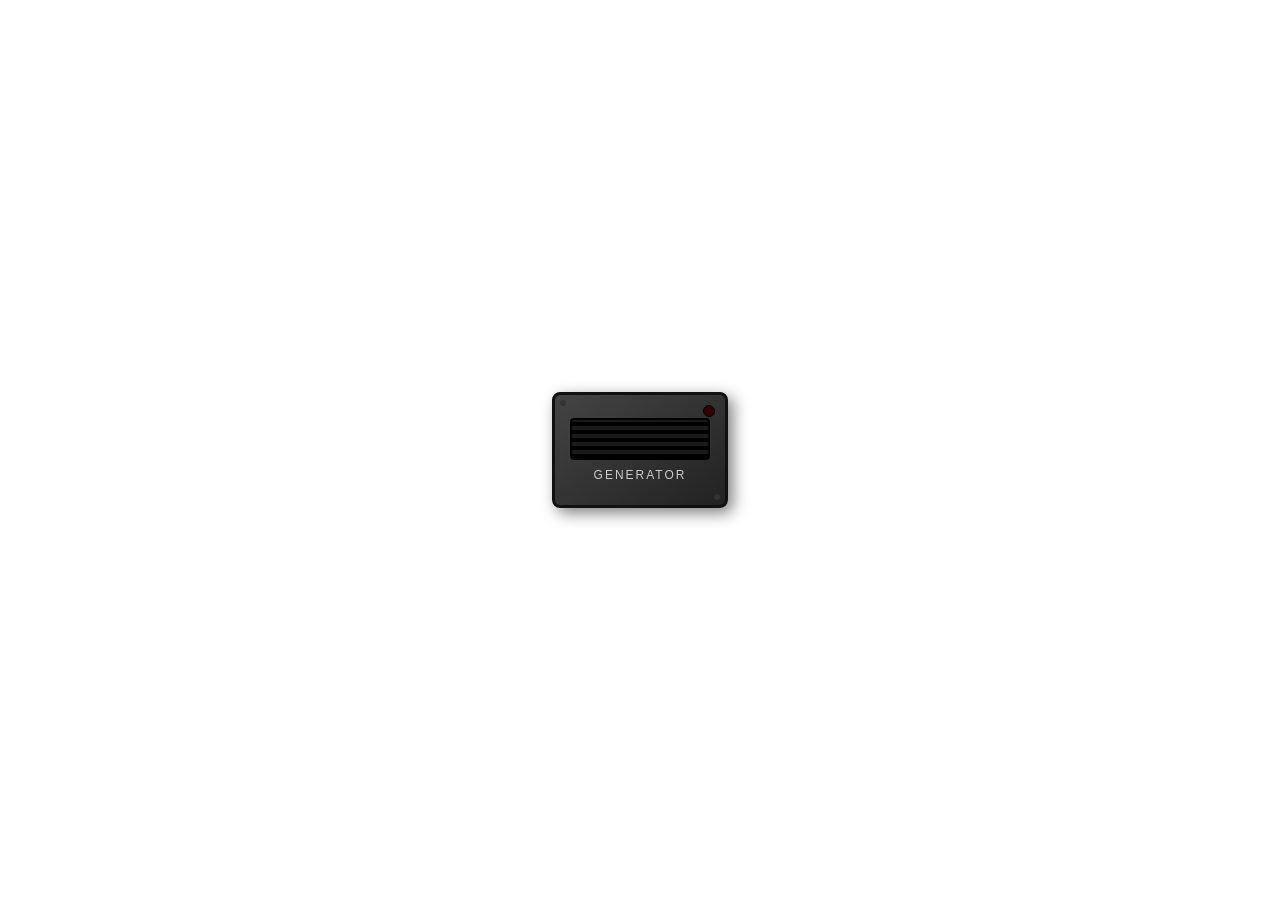
<file: enclosure/components/generator.html>
<!DOCTYPE html>
<html>
<head>
    <style>
        body { 
            margin: 0; background: transparent; overflow: hidden; 
            display: flex; align-items: center; justify-content: center; height: 100vh; 
        }

        .gen-case {
            width: 170px; height: 110px;
            background: linear-gradient(145deg, #444, #222);
            border: 3px solid #111;
            border-radius: 8px;
            position: relative;
            display: flex; flex-direction: column;
            align-items: center; justify-content: center;
            box-shadow: 5px 5px 15px rgba(0,0,0,0.5);
            transition: all 0.3s ease;
        }

        /* Vibration Animation */
        @keyframes rumble {
            0% { transform: translate(0,0); }
            25% { transform: translate(1px, 1px); }
            50% { transform: translate(-1px, 0); }
            75% { transform: translate(1px, -1px); }
            100% { transform: translate(0,0); }
        }

        .gen-running {
            animation: rumble 0.1s linear infinite;
            border-color: #555;
        }

        .gen-vents {
            width: 80%; height: 35%;
            background: repeating-linear-gradient(0deg, #000, #000 4px, #1a1a1a 4px, #1a1a1a 8px);
            border: 2px solid #000;
            border-radius: 4px;
            margin-bottom: 8px;
        }

        .gen-label {
            color: #ccc; font-family: 'Arial Black', sans-serif;
            font-size: 12px; letter-spacing: 2px;
        }

        .status-led {
            position: absolute; top: 10px; right: 10px;
            width: 10px; height: 10px; border-radius: 50%;
            background: #300; border: 1px solid #000;
            transition: all 0.2s ease;
        }

        .gen-running .status-led {
            background: #f00;
            box-shadow: 0 0 10px #f00;
        }

        /* Rivet details */
        .rivet {
            position: absolute; width: 6px; height: 6px;
            background: #333; border-radius: 50%;
        }
    </style>
</head>
<body>
    <div id="genBox" class="gen-case">
        <div class="status-led"></div>
        <div class="gen-vents"></div>
        <div class="gen-label">GENERATOR</div>
        
        <div class="rivet" style="top:5px; left:5px;"></div>
        <div class="rivet" style="top:5px; right:5px;"></div>
        <div class="rivet" style="bottom:5px; left:5px;"></div>
        <div class="rivet" style="bottom:5px; right:5px;"></div>
    </div>

    <script>
        window.addEventListener('message', (event) => {
            const gen = document.getElementById('genBox');
            if (event.data === 'POWER_ON') {
                gen.classList.add('gen-running');
            } else if (event.data === 'POWER_OFF') {
                gen.classList.remove('gen-running');
            }
        });
    </script>
</body>
</html>
</file>
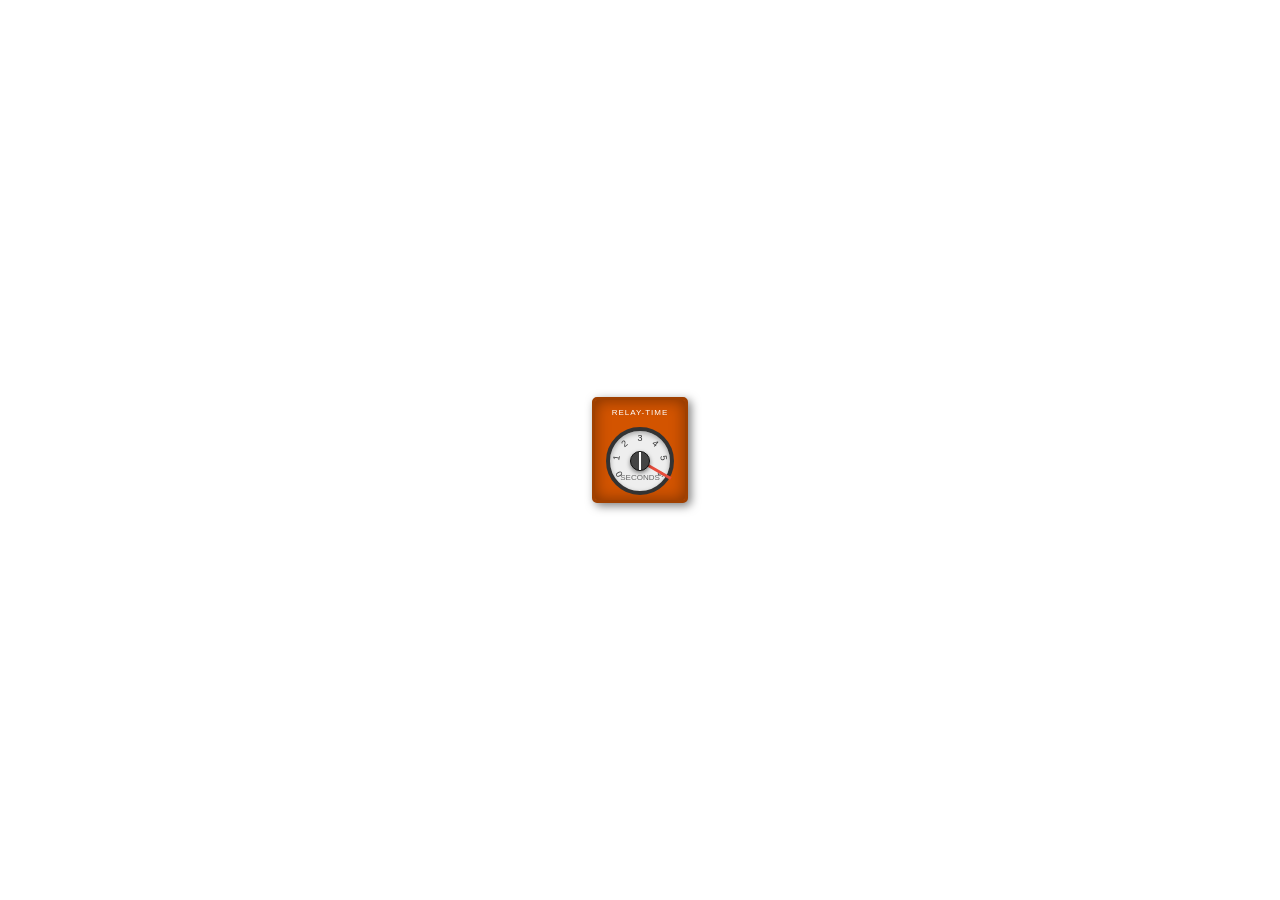
<file: enclosure/components/timer.html>
<!DOCTYPE html>
<html lang="en">
<head>
    <meta charset="UTF-8">
    <style>
        body { 
            background: transparent; 
            margin: 0; 
            display: flex; 
            justify-content: center; 
            align-items: center; 
            height: 100vh; 
            overflow: hidden;
        }

        .analog-timer {
            width: 90px;
            height: 100px;
            background: #d35400; /* Industrial Orange */
            border: 3px solid #a04000;
            border-radius: 5px;
            position: relative;
            box-shadow: inset 0 0 15px rgba(0,0,0,0.4), 3px 3px 10px rgba(0,0,0,0.5);
            display: flex;
            flex-direction: column;
            align-items: center;
            font-family: 'Arial Black', sans-serif;
        }

        .brand-name {
            font-size: 8px;
            color: #fff;
            margin-top: 8px;
            letter-spacing: 1px;
        }

        /* The circular scale area */
        .faceplate {
            position: relative;
            width: 60px;
            height: 60px;
            background: #eee; /* Cream/Off-white face */
            border-radius: 50%;
            margin-top: 10px;
            border: 4px solid #333;
            box-shadow: inset 0 2px 5px rgba(0,0,0,0.3);
        }

        /* Scale Markings */
        .scale-mark {
            position: absolute;
            width: 100%;
            height: 100%;
            text-align: center;
            font-size: 9px;
            color: #333;
            padding-top: 2px;
        }

        /* The actual needle */
        .needle {
            position: absolute;
            width: 3px;
            height: 35px;
            background: #e74c3c;
            bottom: 50%;
            left: calc(50% - 1.5px);
            transform-origin: bottom;
            z-index: 5;
            transition: transform 0.1s linear;
        }

        /* The center adjustment knob */
        .knob {
            position: absolute;
            width: 18px;
            height: 18px;
            background: #444;
            border-radius: 50%;
            top: 50%;
            left: 50%;
            transform: translate(-50%, -50%);
            z-index: 10;
            border: 1px solid #111;
            box-shadow: 0 2px 4px rgba(0,0,0,0.5);
        }

        .knob-line {
            position: absolute;
            width: 2px;
            height: 100%;
            background: #fff;
            left: 50%;
            transform: translateX(-50%);
        }

        .unit-label {
            position: absolute;
            bottom: 15%;
            width: 100%;
            text-align: center;
            font-size: 8px;
            color: #666;
        }
    </style>
</head>
<body>

    <div class="analog-timer">
        <div class="brand-name">RELAY-TIME</div>
        
        <div class="faceplate">
            <div class="scale-mark" style="transform: rotate(-120deg)">0</div>
            <div class="scale-mark" style="transform: rotate(-80deg)">1</div>
            <div class="scale-mark" style="transform: rotate(-40deg)">2</div>
            <div class="scale-mark" style="transform: rotate(0deg)">3</div>
            <div class="scale-mark" style="transform: rotate(40deg)">4</div>
            <div class="scale-mark" style="transform: rotate(80deg)">5</div>
            <div class="scale-mark" style="transform: rotate(120deg)">6</div>
            
            <div id="needle" class="needle"></div>
            <div class="knob"><div class="knob-line"></div></div>
            <div class="unit-label">SECONDS</div>
        </div>
    </div>

<script>
document.addEventListener('DOMContentLoaded', () => {

    const HOLD_DURATION = 6;
    let timeLeft = HOLD_DURATION;
    let timerInterval = null;

    const needle = document.getElementById('needle');

    function updateNeedle(val) {
        const rotation = (val / HOLD_DURATION) * 240 - 120;
        needle.style.transform = `rotate(${rotation}deg)`;
    }

    window.addEventListener('message', (event) => {
        if (event.data === 'POWER_ON') {
            startTimer();
        } 
        else if (event.data === 'POWER_OFF') {
            resetTimer();
        }
    });

    function startTimer() {
        clearInterval(timerInterval);

        timerInterval = setInterval(() => {
            timeLeft -= 0.05;

            if (timeLeft <= 0) {
                timeLeft = 0;
                clearInterval(timerInterval);
                timerInterval = null;
            }

            updateNeedle(timeLeft);

        }, 50);
    }

    function resetTimer() {
        clearInterval(timerInterval);
        timerInterval = null;
        timeLeft = HOLD_DURATION;
        updateNeedle(HOLD_DURATION);
    }

    updateNeedle(HOLD_DURATION);

});
</script>

</body>
</html>
</file>
<file: enclosure/style.css>
:root {
    --panel-w: 500px;
    --panel-h: 900px;
    --color-cb: #6a6a6a;
    --color-contactor: #2c3e50;
    --color-psu: #b0b0b0;
    --color-timer: #d35400;
    --color-switch: #1a1a1a;
}

body { 
    background: #222; 
    display: flex; 
    justify-content: center; 
    padding: 100px 20px; 
    margin: 0;
}

/* --- Panel Enclosure --- */
.panel { 
    position: relative; 
    width: var(--panel-w); 
    height: var(--panel-h); 
    background: #b0b0b0; 
    border: 12px solid #555; 
    border-radius: 4px;
    overflow: visible; 
    box-shadow: inset 0 0 40px rgba(0,0,0,0.2), 0 20px 50px rgba(0,0,0,0.6);
    z-index: 1;
}

/* --- Rail & Components --- */
.din-rail { 
    position: absolute; 
    width: 94%; 
    height: 3%; 
    background: linear-gradient(to bottom, #bdc3c7 0%, #95a5a6 50%, #bdc3c7 100%);
    left: 3%; 
    border: 1px solid #7f8c8d; 
    border-radius: 2px;
    z-index: 3; 
}

.box, .switch-box { 
    position: absolute; 
    color: #fff; 
    border: 1px solid #333; 
    display: flex; 
    flex-direction: column; 
    align-items: center; 
    justify-content: center; 
    font-family: 'Segoe UI', Arial, sans-serif; 
    font-size: 0.7rem; 
    font-weight: bold; 
    border-radius: 2px;
    box-shadow: 2px 2px 5px rgba(0,0,0,0.2); 
    pointer-events: auto; 
    z-index: 11;
}

.cb { background: var(--color-cb); color: #333; border-top: 8px solid #333; }
.contactor { background: var(--color-contactor); }
.psu { background: var(--color-psu); border-right: 4px solid #7f8c8d; }
.timer { background: var(--color-timer); }

/* --- Wires (L1-L4) --- */
.rail-group { position: absolute; top: 0; left: 0; width: 100%; height: 100%; pointer-events: none; }
#group-l1, #group-l2, #group-l3, #group-l4, .svg-overlay { z-index: 10 !important; }

.box.l1 { background-color: #de1010 !important; border: none; } /* Red */
.box.l2 { background-color: #1958f9 !important; border: none; } /* Blue */
.box.l3 { background-color: #ffffff !important; color: #000 !important; border: none; } /* White */
.box.l4 { background-color: #000000 !important; border: none; } /* Black */

/* --- Interactive Switch & Pilot Lights --- */
.switch-box { background: var(--color-switch); cursor: pointer; transition: transform 0.1s; }
.switch-box:active { transform: scale(0.95); }

.indicator { 
    width: 20px; height: 20px; border-radius: 50%; border: 2px solid #333; 
    background: #444; margin-bottom: 5px; transition: all 0.3s ease;
}

/* Red E-Stop Pilot Light */
.pilot-light-red {
    width: 22px;
    height: 22px;
    border-radius: 50%;
    background: radial-gradient(circle, #400 0%, #200 100%);
    border: 2px solid #111;
    transition: all 0.2s;
}

.pilot-light-red.active {
    background: radial-gradient(circle, #f00 20%, #800 100%);
    box-shadow: 0 0 15px #f00, inset 0 0 5px #fff;
}

/* Blue Reset Button Styling */
.reset-button {
    background: #333;
    border: 2px solid #555;
    cursor: pointer;
}

.inner-button-blue {
    width: 20px;
    height: 20px;
    background: linear-gradient(135deg, #0055ff, #002288);
    border-radius: 3px;
    border: 1px solid #001133;
    box-shadow: 0 3px 0 #001133;
    margin-bottom: 4px;
}

.reset-button:active .inner-button-blue {
    transform: translateY(2px);
    box-shadow: 0 1px 0 #001133;
}

/* Generic Pilot Light (for Gen Running) */
.pilot-light {
    width: 18px; height: 18px; border-radius: 50%;
    background: #300; border: 2px solid #222;
}

.gen-on {
    background: #f00 !important;
    box-shadow: 0 0 15px #f00, inset 0 0 5px white !important;
}

/* --- Feedback Animations --- */
@keyframes shake {
    0% { transform: translateX(0); }
    25% { transform: translateX(-4px); }
    50% { transform: translateX(4px); }
    75% { transform: translateX(-4px); }
    100% { transform: translateX(0); }
}

/* Screw Head Detail */
.screw-philips {
    position: absolute; width: 12px; height: 12px; border-radius: 50%; border: 1px solid #444; z-index: 12;
    background: linear-gradient(90deg, transparent 45%, #222 45%, #222 55%, transparent 55%),
                linear-gradient(0deg, transparent 45%, #222 45%, #222 55%, transparent 55%), #999;
}

.svg-overlay { position: absolute; top: 0; left: 0; width: 100%; height: 100%; pointer-events: none; z-index: 150; }

/* Transducer specific styling */
.transducer { 
    background-color: #27ae60 !important; /* Industrial Green */
    border: 2px solid #1e8449;
}

.inner-spec-box { 
    position: absolute; 
    border: 1px solid rgba(255,255,255,0.2); 
    background: #1a1a1a; 
    border-radius: 2px; 
    z-index: 100; 
    display: flex; 
    align-items: center; 
    justify-content: center; 
}

/* Earthing Terminal Styling */
.earthing-terminal {
    background: linear-gradient(135deg, #2ecc71 45%, #f1c40f 45%, #f1c40f 55%, #2ecc71 55%);
    background-size: 20px 20px; /* Creates the striped safety pattern */
    color: #000 !important;
    border: 2px solid #1e8449;
    font-size: 0.6rem;
    text-shadow: 0px 0px 2px white;
}

.ground-strip {
    width: 80%;
    height: 4px;
    background: #7f8c8d;
    margin-bottom: 4px;
    border-radius: 2px;
}

/* The Green Pilot Light Base */
.pilot-light-green {
    width: 22px;
    height: 22px;
    border-radius: 50%;
    background: radial-gradient(circle, #004400 0%, #002200 100%);
    border: 2px solid #111;
    transition: all 0.3s ease;
}

/* The Glowing "ON" State */
.pilot-light-green.active-green {
    background: radial-gradient(circle, #00ff00 20%, #008800 100%);
    box-shadow: 0 0 15px #00ff00, inset 0 0 5px #ffffff;
}
</file>
<file: enclosure/components/amp.css>
/* amp.css - 2A Increment Analog Gauge */

.amp-meter-square {
    width: 100px; /* Slightly wider for readability */
    height: 100px;
    background: #f4f4f4;
    border: 3px solid #1a1a1a;
    border-radius: 2px;
    position: relative;
    box-shadow: inset 0 0 10px rgba(0,0,0,0.1), 3px 5px 12px rgba(0,0,0,0.5);
    display: flex;
    flex-direction: column;
    align-items: center;
    font-family: 'Arial Narrow', sans-serif;
}

.glass-sheen {
    position: absolute;
    top: 0; left: 0; width: 100%; height: 100%;
    background: linear-gradient(135deg, rgba(255,255,255,0.5) 0%, rgba(255,255,255,0) 60%);
    z-index: 20;
    pointer-events: none;
}

.meter-face {
    width: 90px;
    height: 65px;
    background: #fff;
    margin-top: 6px;
    border: 1px solid #aaa;
    position: relative;
    overflow: hidden;
}

.ticks {
    position: absolute;
    width: 100%;
    height: 100%;
}

.tick {
    position: absolute;
    bottom: -5px; /* Pivot offset */
    left: 50%;
    transform-origin: bottom center;
    background: #111;
}

.tick.big { width: 2px; height: 14px; margin-left: -1px; }
.tick.small { width: 1px; height: 7px; margin-left: -0.5px; }

.scale-labels {
    position: absolute;
    width: 100%;
    height: 100%;
    font-size: 9px;
    font-weight: 900;
    color: #111;
}

.scale-labels span {
    position: absolute;
    transform: translate(-50%, 0);
}

.meter-needle-pivot {
    position: absolute;
    width: 2px;
    height: 52px;
    background: #d35400; /* Burnished Orange/Red */
    bottom: -5px;
    left: calc(50% - 1px);
    transform-origin: bottom center;
    z-index: 10;
}

.pivot-bolt {
    position: absolute;
    width: 14px;
    height: 14px;
    background: radial-gradient(circle, #666, #222);
    border: 1px solid #000;
    border-radius: 50%;
    bottom: -7px;
    left: calc(50% - 7px);
    z-index: 15;
}

.brand {
    font-size: 7px;
    color: #999;
    margin-top: 4px;
    font-weight: bold;
    letter-spacing: 2px;
}

.ac-symbol {
    font-size: 12px;
    font-weight: bold;
    color: #333;
    margin-top: -2px;
}
</file>
<file: enclosure/components/fan.css>
/* Updated components/fan.css */

.fan-housing {
    width: 160px;
    height: 160px;
    background: #333;
    border: 8px solid #111;
    border-radius: 15px; 
    display: flex;
    justify-content: center;
    align-items: center;
    position: relative;
    box-shadow: inset 0 0 20px rgba(0,0,0,0.8), 0 5px 15px rgba(0,0,0,0.5);
}

.fan-blades {
    width: 130px;
    height: 130px;
    border-radius: 50%;
    background: conic-gradient(
        #555 0deg 45deg, 
        transparent 45deg 90deg, 
        #555 90deg 135deg, 
        transparent 135deg 180deg, 
        #555 180deg 225deg, 
        transparent 225deg 270deg, 
        #555 270deg 315deg, 
        transparent 315deg 360deg
    );
    /* NO ANIMATION LINE HERE - Handled by JS */
}

/* Corner Bolts */
.fan-housing::before {
    content: '';
    position: absolute;
    top: 5px; left: 5px;
    width: 6px; height: 6px;
    background: #555;
    border-radius: 50%;
    box-shadow: 144px 0 0 #555, 0 144px 0 #555, 144px 144px 0 #555;
}
</file>
